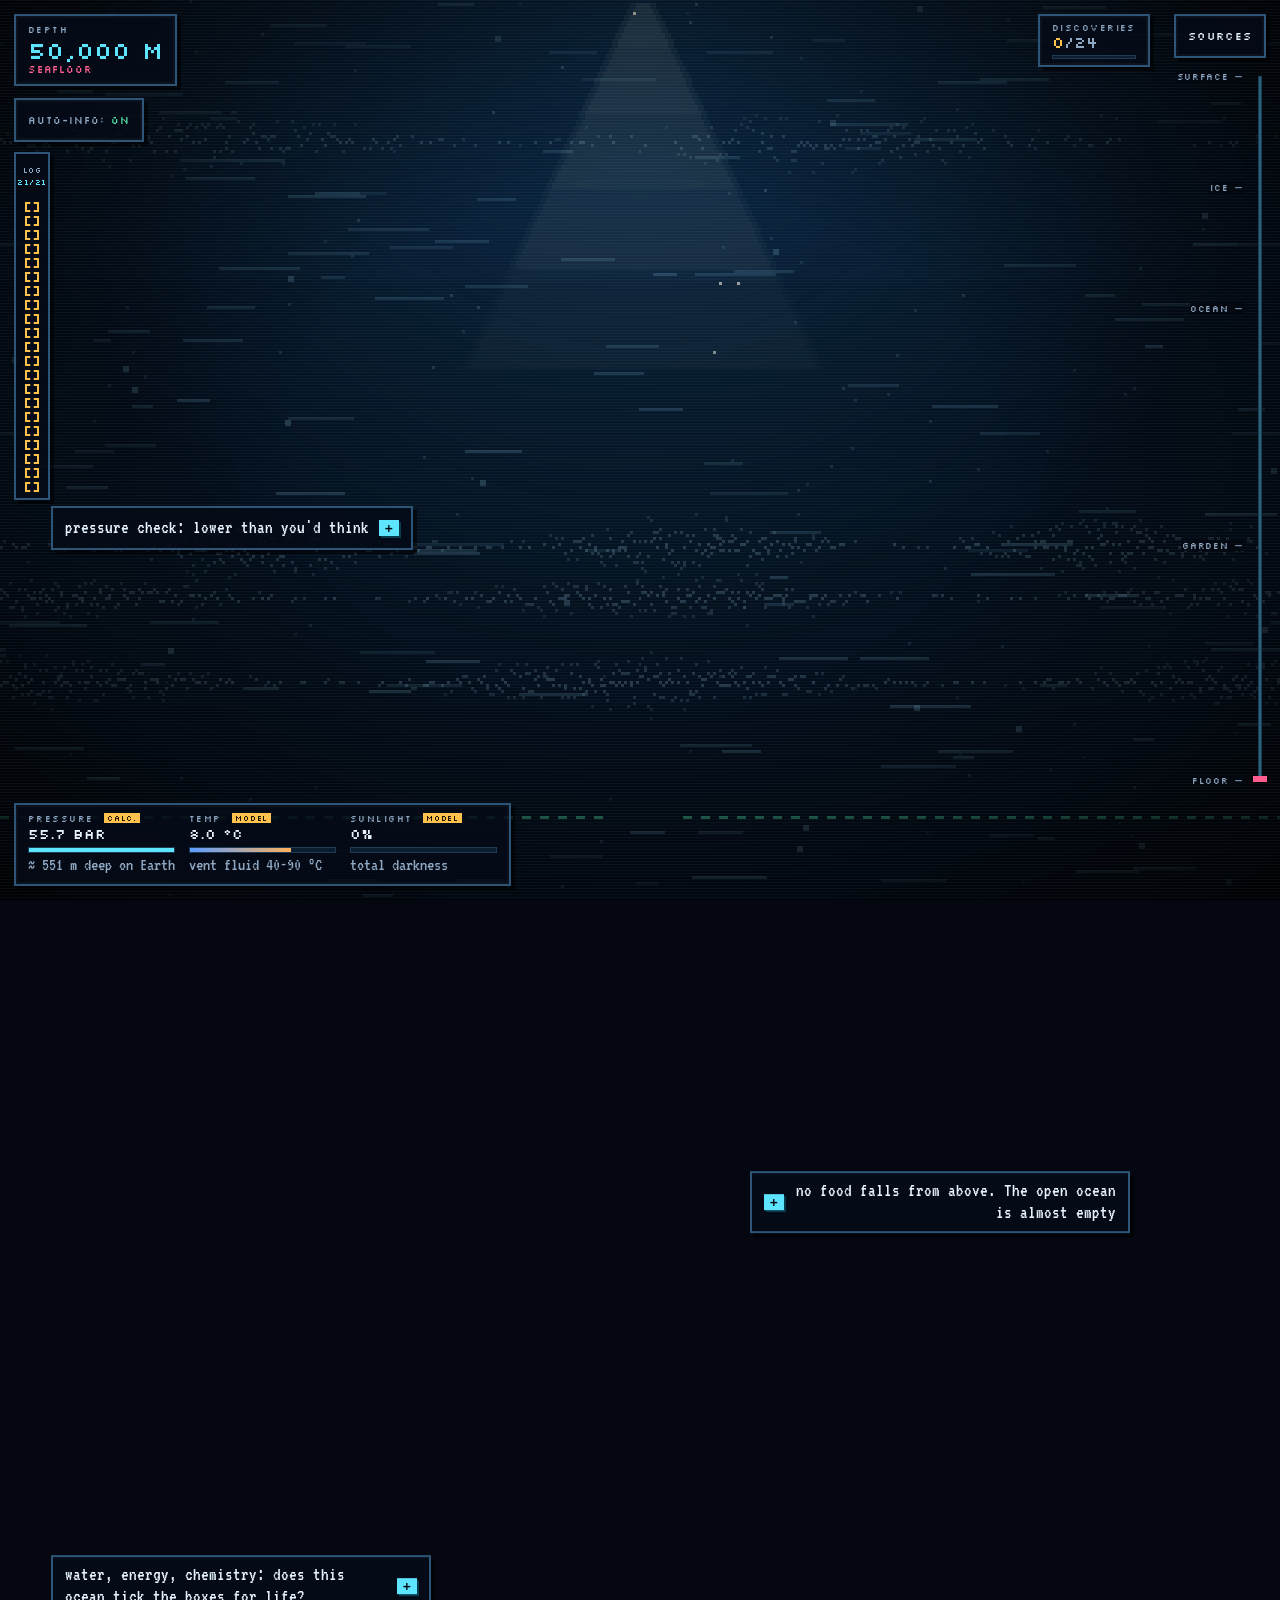
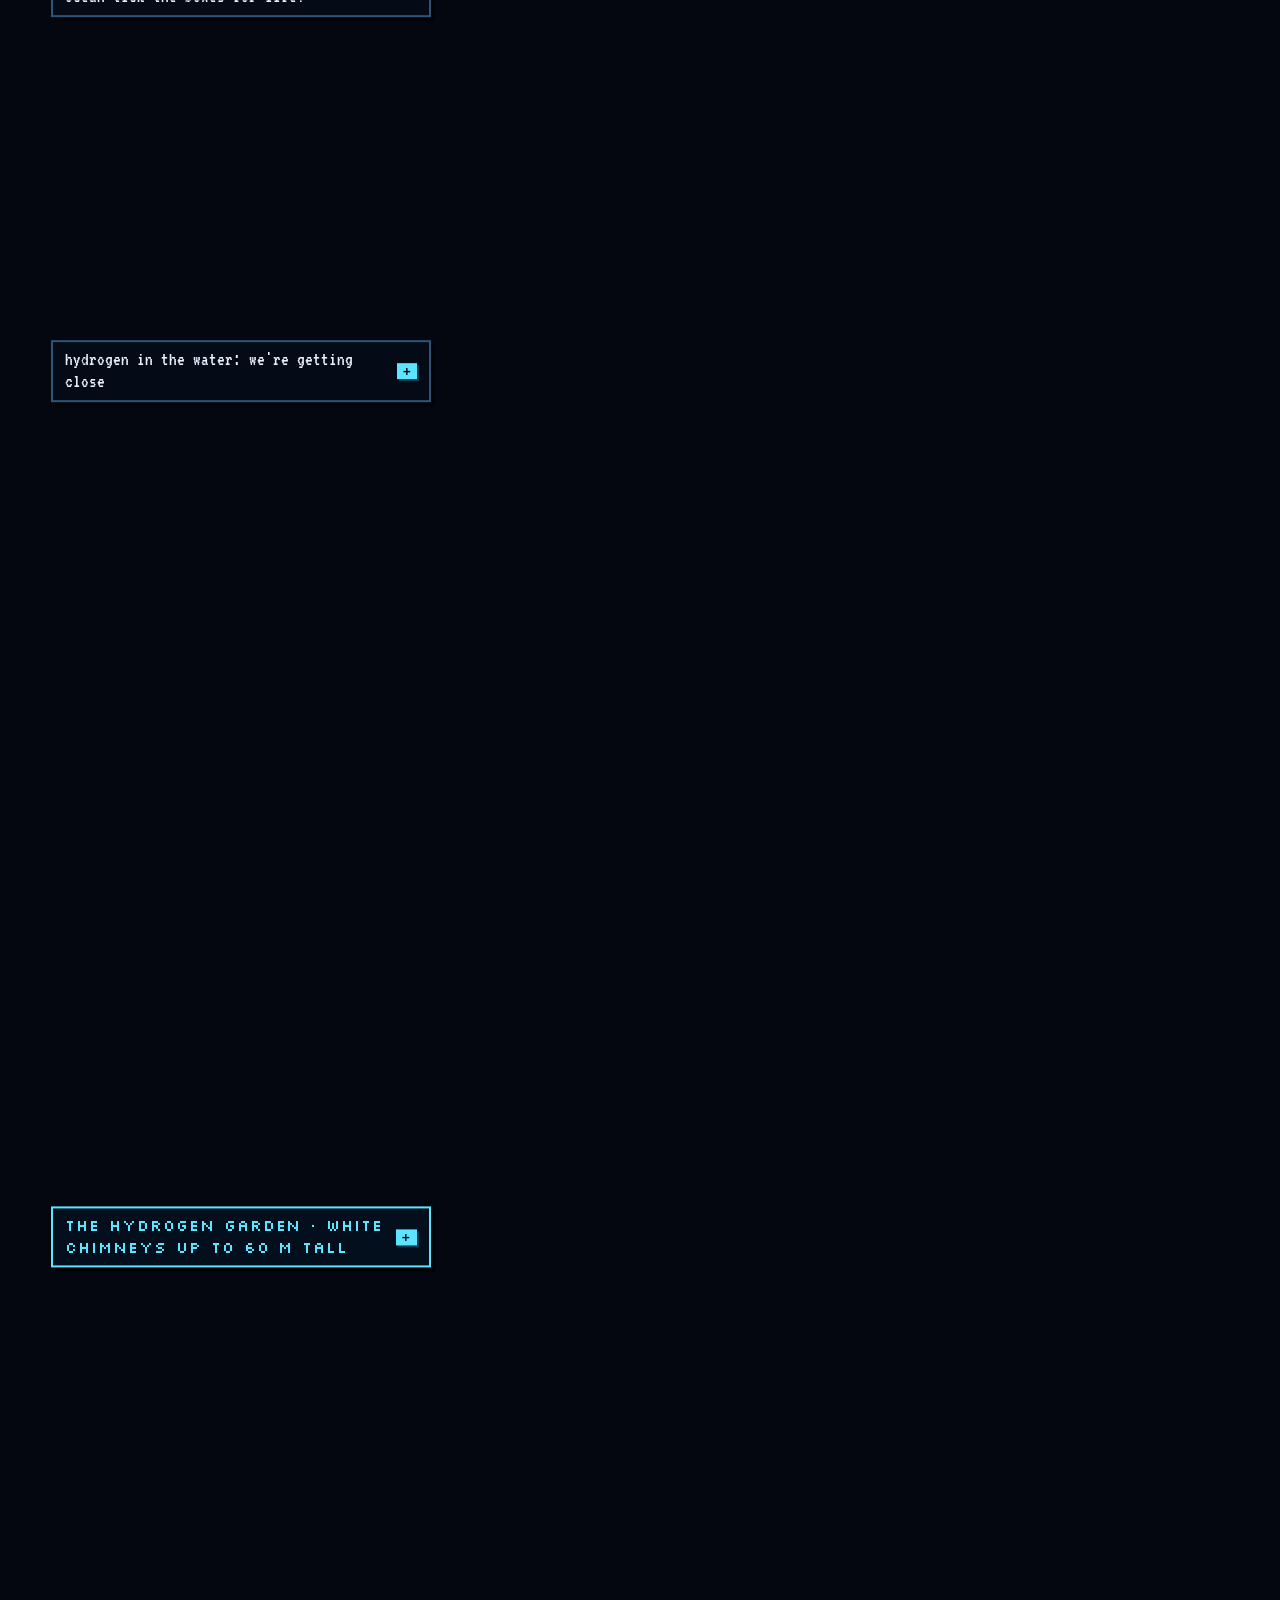
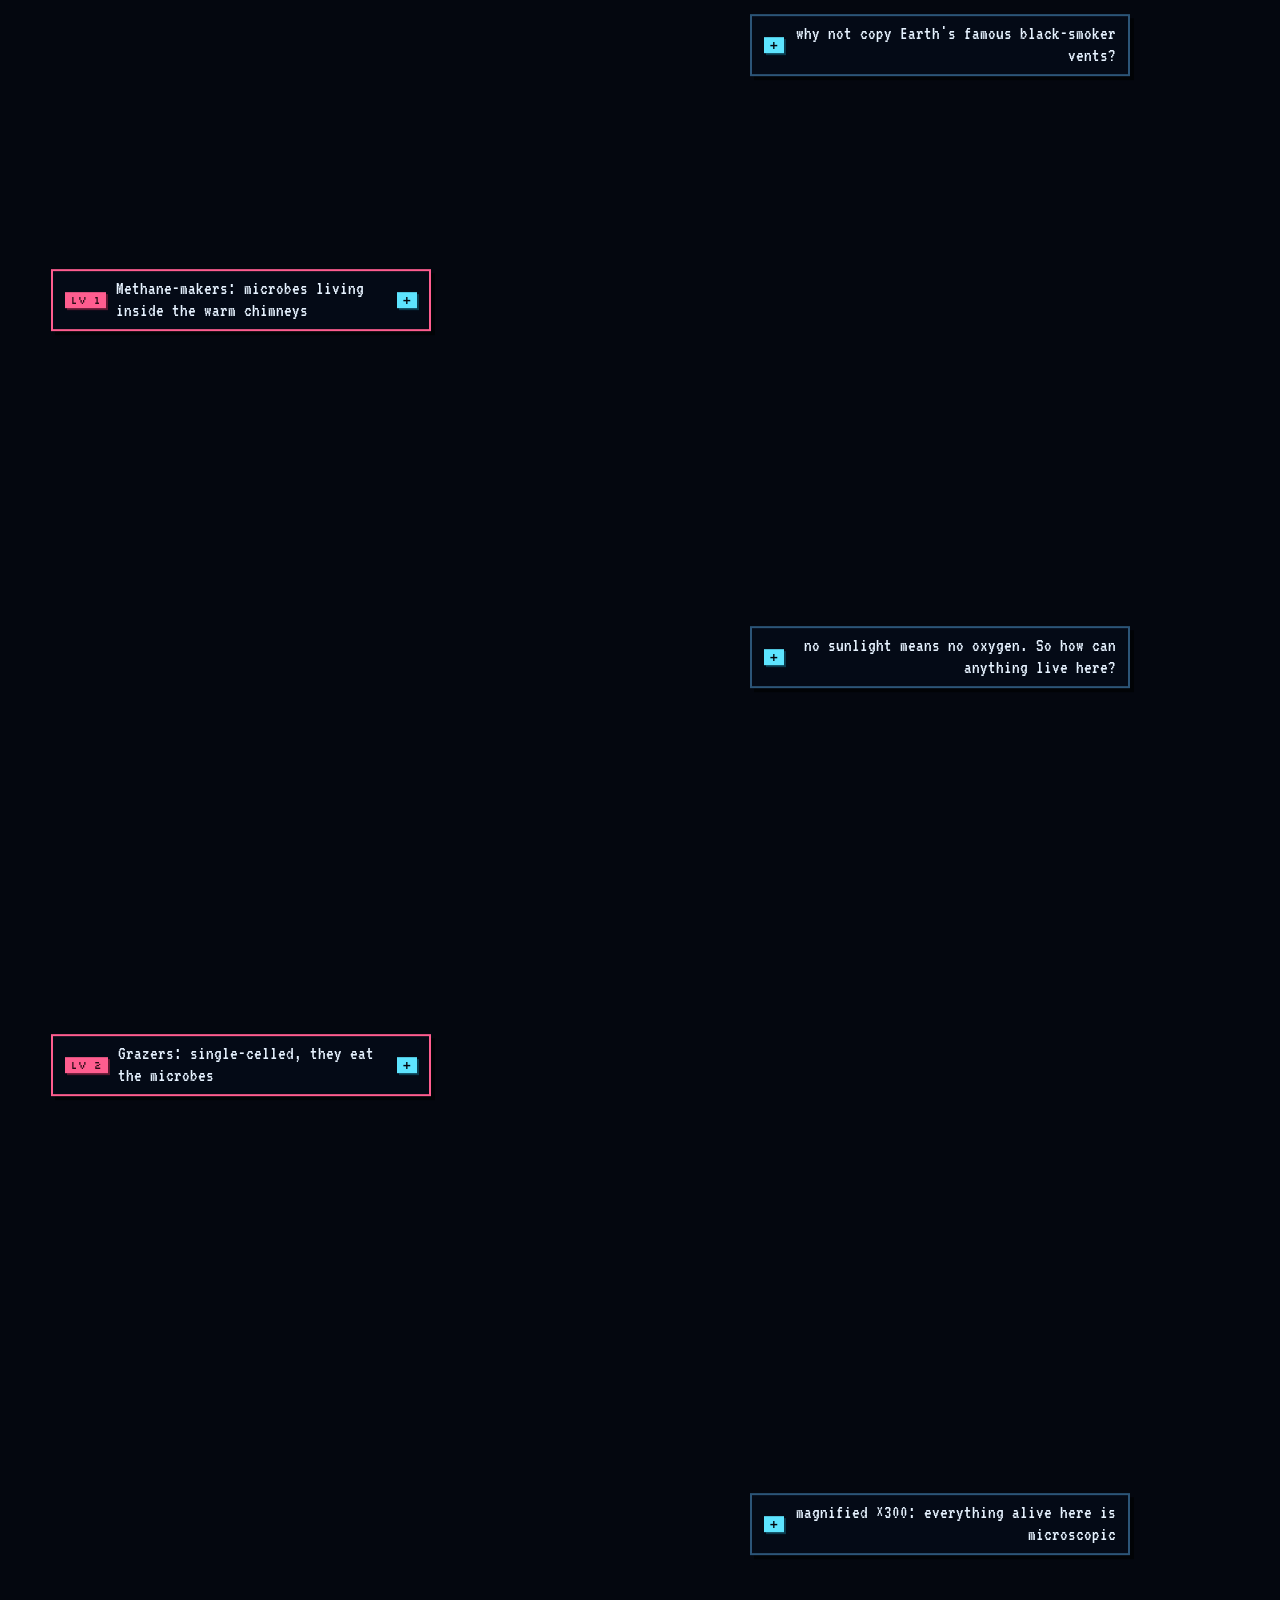
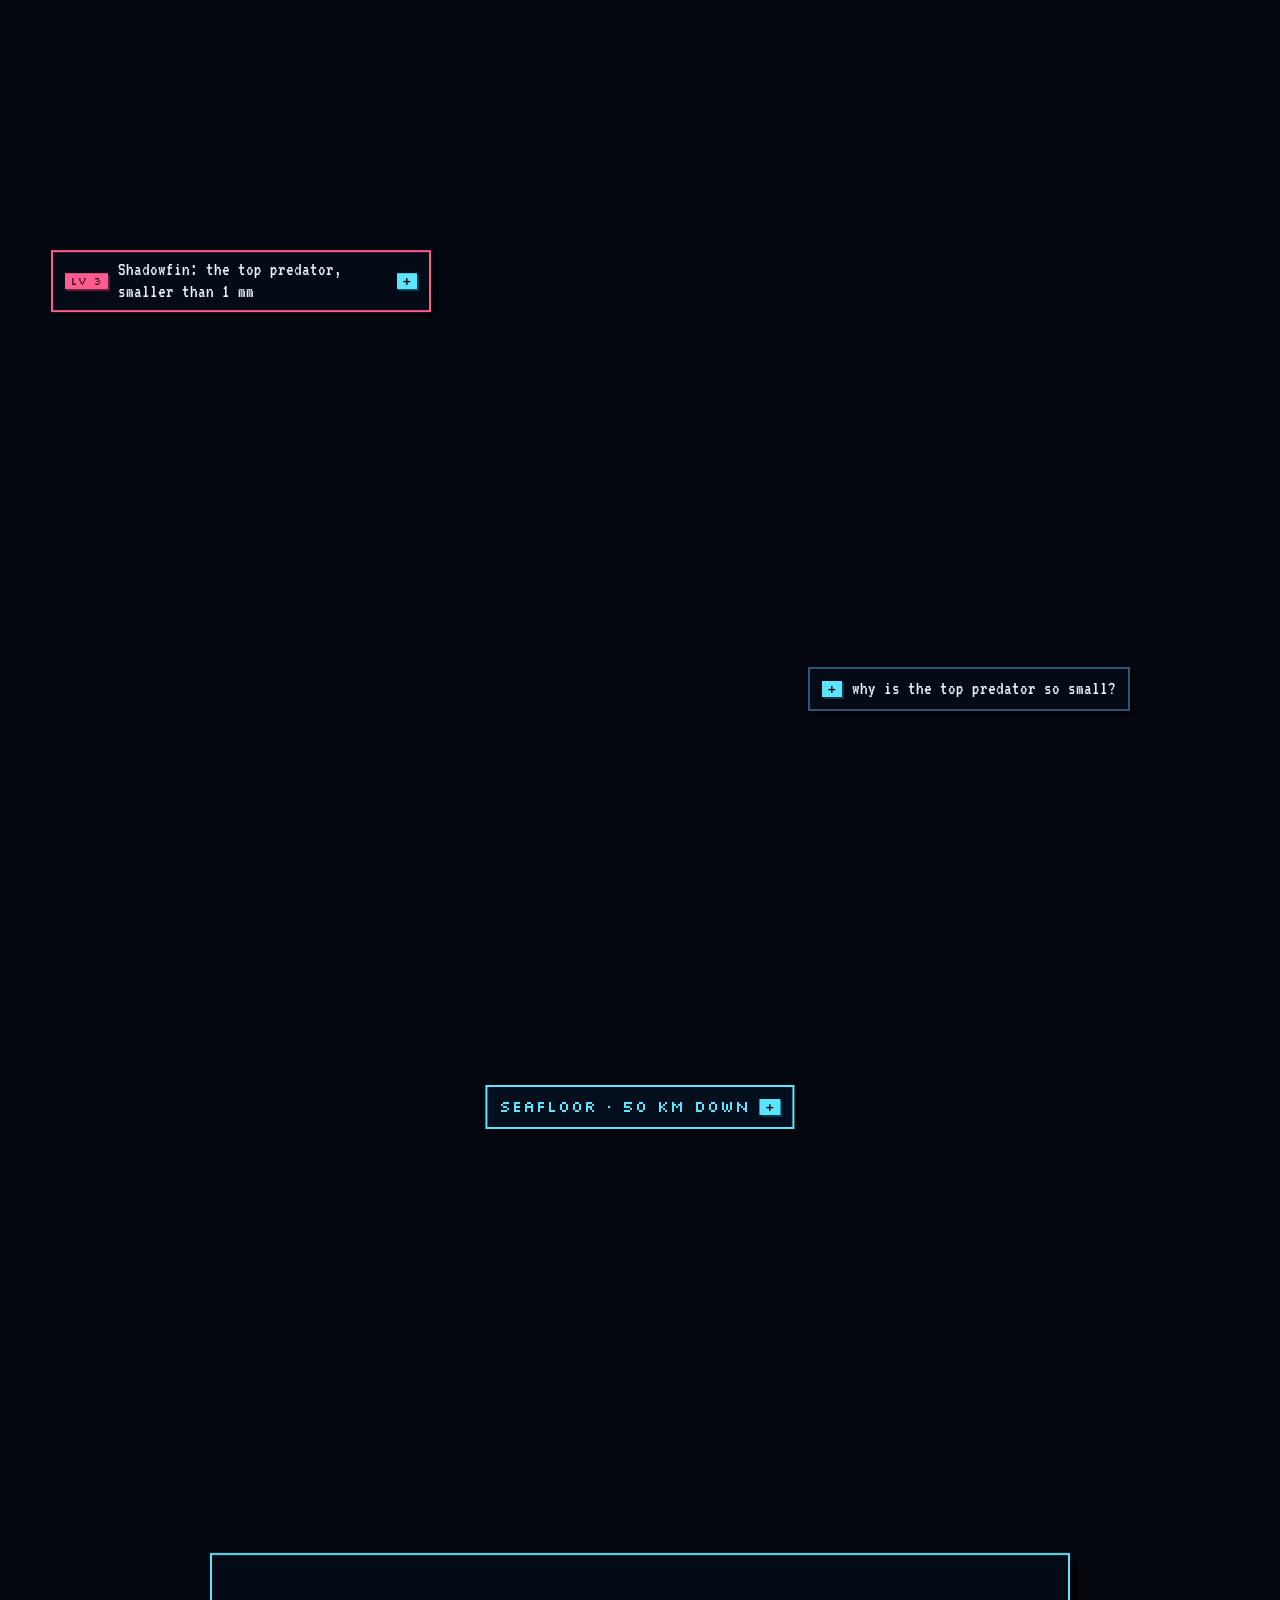
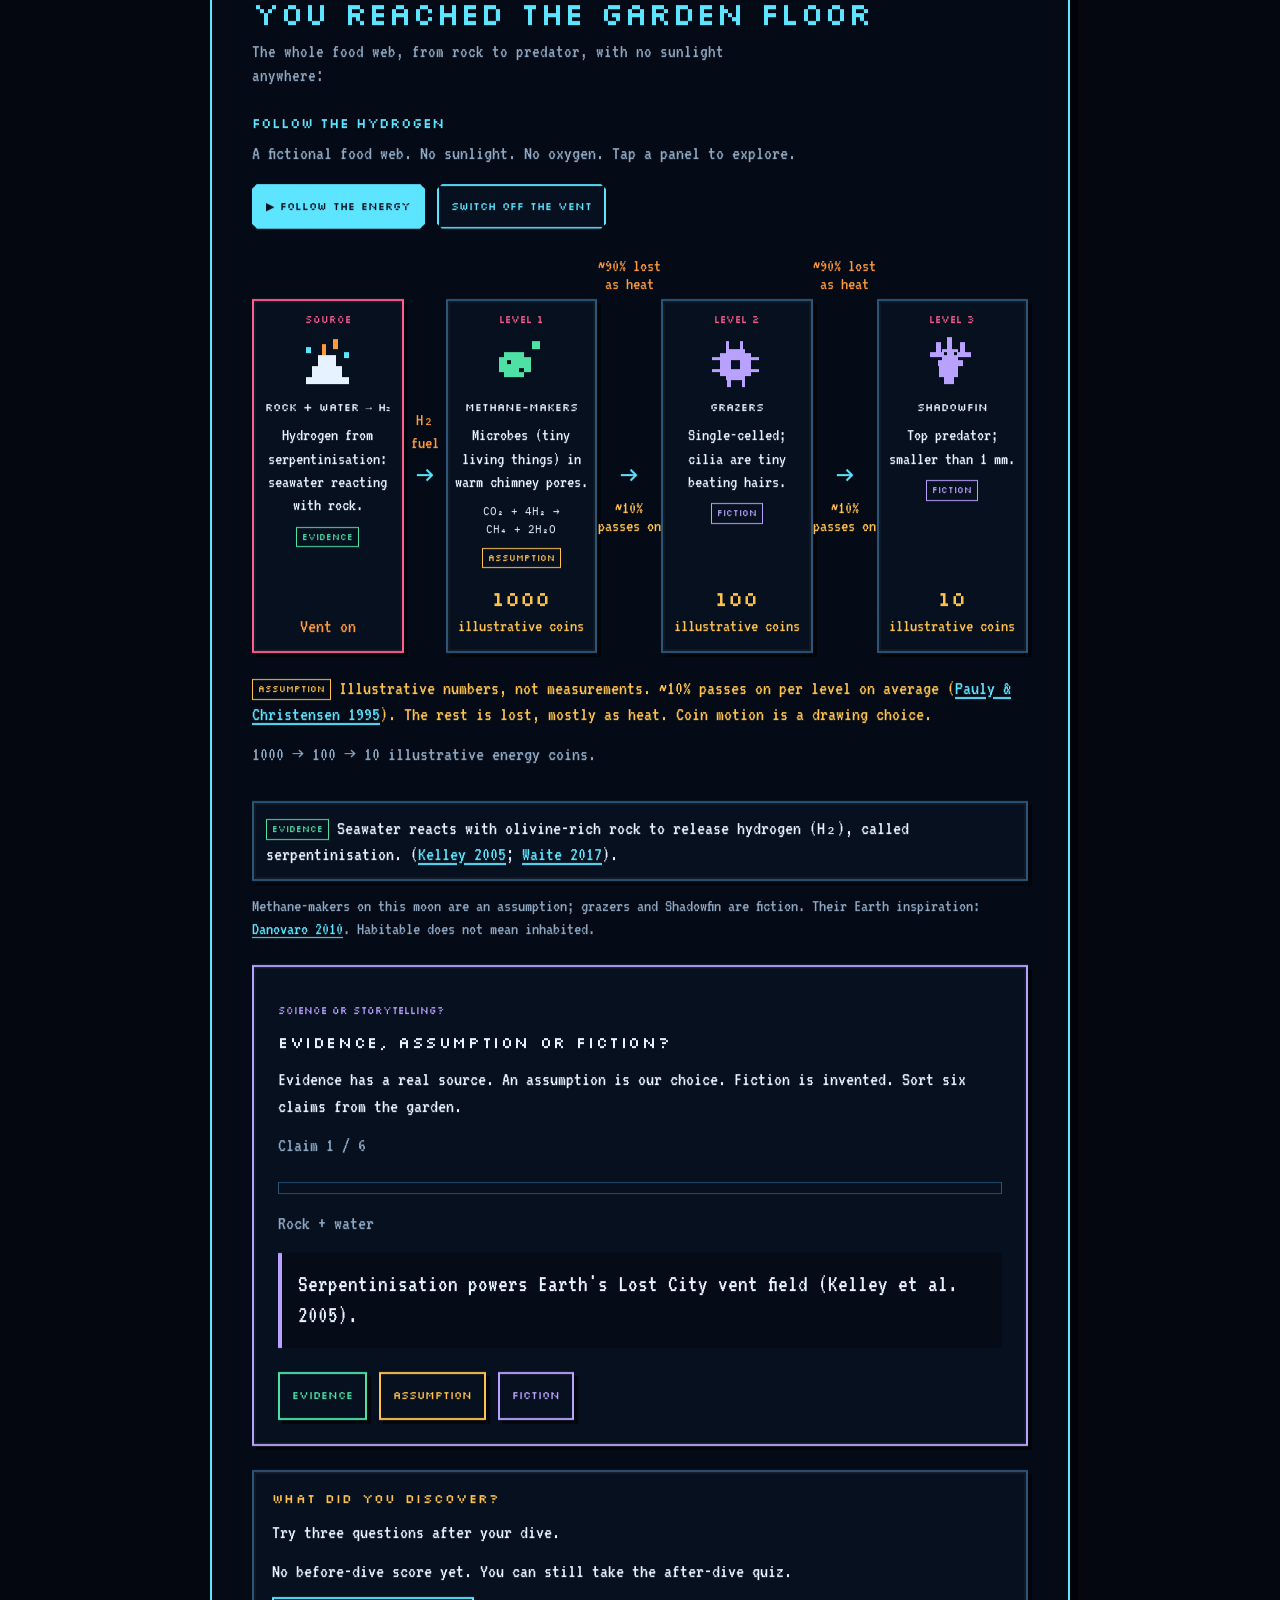
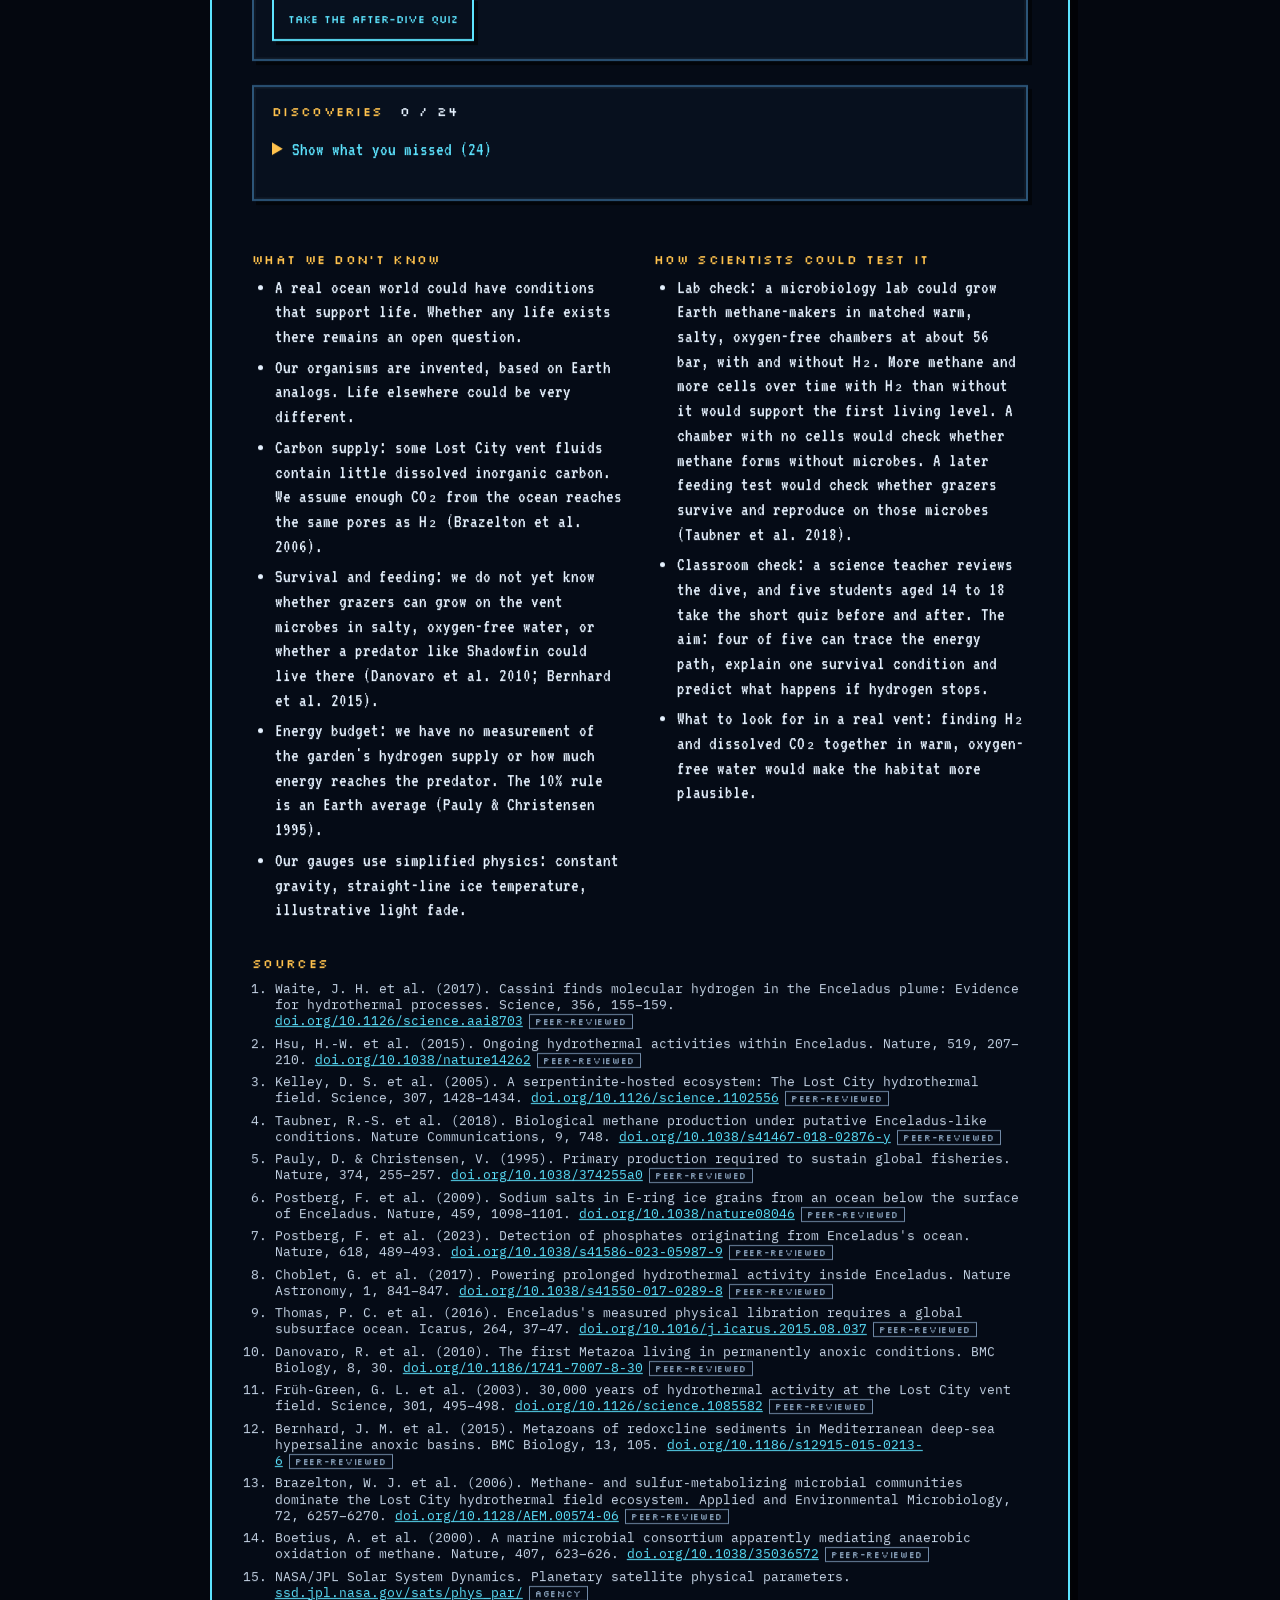
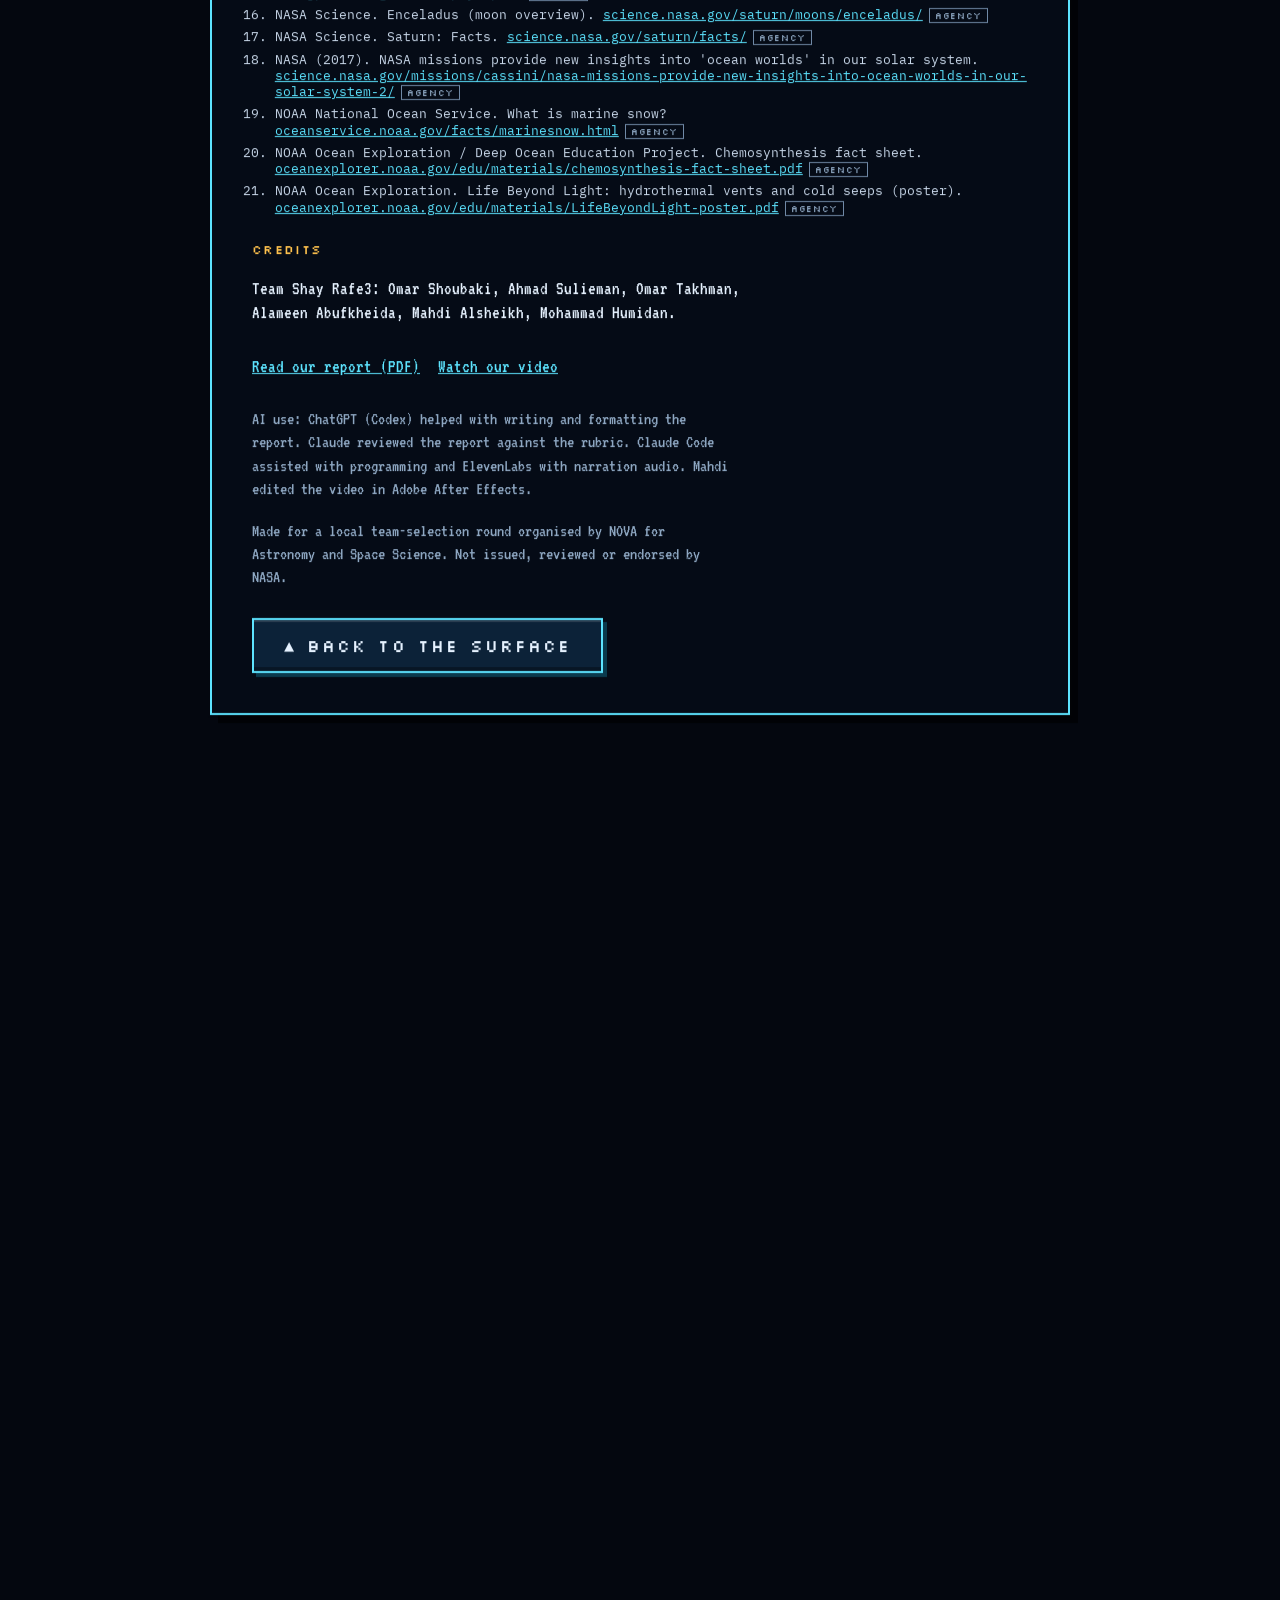
<file: index.html>
<!doctype html>
<html lang="en">
<head>
  <meta charset="utf-8">
  <meta name="viewport" content="width=device-width, initial-scale=1">
  <title>The Hydrogen Garden</title>
  <meta name="description" content="Scroll-driven dive into a fictional ocean moon where a food web runs on hydrogen instead of sunlight. Built from real science.">
  <meta name="theme-color" content="#04070f">
  <link rel="icon" href="favicon.svg" type="image/svg+xml">
  <!-- Link previews (Open Graph / Twitter) -->
  <meta property="og:type" content="website">
  <meta property="og:site_name" content="The Hydrogen Garden">
  <meta property="og:title" content="The Hydrogen Garden: an interactive dive">
  <meta property="og:description" content="Dive 50 km into a fictional ocean moon where life runs without sunlight. Every design choice is tied to real evidence.">
  <meta property="og:url" content="https://omarshobaki-png.github.io/Pyrothalasa/">
  <meta property="og:image" content="https://omarshobaki-png.github.io/Pyrothalasa/docs/og-image.png">
  <meta property="og:image:width" content="1200">
  <meta property="og:image:height" content="630">
  <meta property="og:image:alt" content="Pixel-art probe descending between white vent chimneys in the dark Hydrogen Garden">
  <meta name="twitter:card" content="summary_large_image">
  <meta name="twitter:title" content="The Hydrogen Garden: an interactive dive">
  <meta name="twitter:description" content="Dive 50 km into a fictional ocean moon where life runs without sunlight. Every design choice is tied to real evidence.">
  <meta name="twitter:image" content="https://omarshobaki-png.github.io/Pyrothalasa/docs/og-image.png">
  <link rel="preconnect" href="https://fonts.googleapis.com">
  <link rel="preconnect" href="https://fonts.gstatic.com" crossorigin>
  <link href="https://fonts.googleapis.com/css2?family=IBM+Plex+Mono:wght@400;500;600&family=VT323&family=Silkscreen&display=swap" rel="stylesheet">
  <link rel="stylesheet" href="css/style.css">
  <link rel="stylesheet" href="css/energyflow.css">
  <link rel="stylesheet" href="css/quiz.css">
  <link rel="stylesheet" href="css/taggame.css">
</head>
<body>
  <canvas id="scene" aria-hidden="true"></canvas>
  <div class="scanlines" aria-hidden="true"></div>
  <div class="flash" id="flash" aria-hidden="true"></div>
  <div id="spacer" aria-hidden="true"></div>

  <main id="world">
    <header class="hero" id="hero">
      <p class="hero-kicker">An astrobiology concept · Challenge A</p>
      <h1 class="hero-title" id="heroTitle">The Hydrogen Garden</h1>
      <p class="hero-hook" id="heroHook">No sunlight. No oxygen.<br><span>Could anything live down here?</span></p>
      <p class="hero-sub" id="heroSub"></p>
      <ul class="hero-chips">
        <li>fictional world</li><li>real science</li><li>50 km dive</li>
      </ul>
      <button class="btn-pixel" id="beginBtn" type="button">▼ To the garden ▼</button>
      <!-- Quiz entry (owned by js/quiz.js); hidden until the quiz script shows it -->
      <button class="btn-link" id="quizPreBtn" type="button" hidden>Take the 30-second quiz first</button>
      <p class="hero-note">Tap any label marked <span class="plus">+</span> to see the science</p>
      <p class="hero-disclaimer">A fictional world built from real science, modelled on Saturn's moon Enceladus and Earth's Lost City vents.
        It is not a claim that life exists anywhere beyond Earth.</p>
      <button class="scroll-cue" id="scrollCue" type="button" aria-label="Scroll to dive">
        <span class="scroll-cue-txt">Scroll to dive</span>
        <span class="scroll-cue-arrows" aria-hidden="true"><i></i><i></i><i></i></span>
      </button>
    </header>

    <div id="markers"></div>

    <section class="end" id="end" aria-labelledby="endTitle">
      <div class="end-panel">
        <h2 id="endTitle" class="end-title">You reached the garden floor</h2>
        <p class="end-lead">The whole food web, from rock to predator, with no sunlight anywhere:</p>
        <!-- Energy-flow widget mount (owned by js/energyflow.js + css/energyflow.css).
             The list below is the no-JS fallback; the widget replaces it. -->
        <div id="energyFlow">
          <ol class="flow">
            <li><span class="flow-k">Source</span>Rock + water → H₂</li>
            <li><span class="flow-k">Level 1</span>Methane-makers</li>
            <li><span class="flow-k">Level 2</span>Grazers</li>
            <li><span class="flow-k">Level 3</span>Shadowfin</li>
          </ol>
        </div>

        <!-- Tag-game mount (owned by js/taggame.js + css/taggame.css) -->
        <div id="tagGame"></div>

        <!-- Quiz mount (owned by js/quiz.js + css/quiz.css) -->
        <div id="quizEnd"></div>

        <section class="discoveries px-panel" id="discoveries" aria-labelledby="discTitle">
          <h3 id="discTitle">Discoveries <span class="disc-n" id="discN">0 / 0</span></h3>
          <details class="missed" id="missedBox">
            <summary class="disc-head" id="missedHead"></summary>
            <div class="missed-list" id="missedList"></div>
          </details>
        </section>

        <div class="end-cols">
          <div>
            <h3>What we don't know</h3>
            <ul id="limitsList"></ul>
          </div>
          <div>
            <h3>How scientists could test it</h3>
            <ul id="testsList"></ul>
          </div>
        </div>

        <h3>Sources</h3>
        <ol class="sources" id="sourcesList"></ol>

        <h3>Credits</h3>
        <p id="credits"></p>
        <p class="end-links"><a id="reportLink" href="#" target="_blank" rel="noopener">Read our report (PDF)</a> <a id="videoLink" href="#" target="_blank" rel="noopener">Watch our video</a></p>
        <p class="small" id="aiUse"></p>
        <p class="small">Made for a local team-selection round organised by NOVA for Astronomy and Space Science. Not issued, reviewed or endorsed by NASA.</p>

        <button class="btn-pixel" id="topBtn" type="button">▲ Back to the surface</button>
      </div>
    </section>
  </main>

  <!-- Heads-up display -->
  <div id="hud" class="is-hidden">
    <div class="hud-box hud-depth">
      <span class="hud-label">Depth</span>
      <span class="hud-value" id="depthVal">0 m</span>
      <span class="hud-zone" id="zoneVal">Surface</span>
    </div>

    <a class="hud-box hud-link" href="#end" id="sourcesLink">Sources</a>
    <div class="toast" id="toast" role="status" aria-live="polite" hidden>
      <span class="toast-k">Checkpoint</span>
      <span class="toast-main"></span>
      <span class="toast-sub"></span>
    </div>
    <button class="hud-box hud-found" id="foundBox" type="button" aria-controls="missionLog" aria-expanded="false" title="Discoveries: science cards opened and creatures seen under the microscope. Opens the mission log.">
      <span class="hud-label">Discoveries</span>
      <span class="found-val"><b id="foundN">0</b>/<span id="foundTotal">0</span></span>
      <span class="found-bar" aria-hidden="true"><i id="foundBar"></i></span>
    </button>
    <button class="hud-box hud-auto" id="autoBtn" type="button" aria-pressed="true">Auto-info: <b>on</b></button>

    <!-- Probe scan: zone banner, callout + leader line, mission log (js/app.js) -->
    <div class="zone-banner" id="zoneBanner" aria-hidden="true" hidden>
      <span class="zb-k" id="zbK"></span>
      <span class="zb-title" id="zbTitle"></span>
      <span class="zb-sub" id="zbSub"></span>
    </div>
    <div class="scan-leader" id="scanLeader" aria-hidden="true" hidden></div>
    <section class="scan" id="scanCallout" aria-labelledby="scanTitle" hidden>
      <div class="scan-head">
        <span class="scan-k" id="scanKicker">Probe scan</span>
        <button class="scan-x" id="scanX" type="button" aria-label="Close scan">✕</button>
      </div>
      <h3 class="scan-title" id="scanTitle"></h3>
      <div class="card-tags" id="scanTags"></div>
      <p class="scan-text"><span class="scan-full" id="scanFull" aria-hidden="true"></span><span class="scan-typed" id="scanTyped" aria-hidden="true"></span><span class="sr-only" id="scanSr"></span></p>
      <div class="scan-btns">
        <button class="btn-pixel btn-small" id="scanScope" type="button" hidden><span aria-hidden="true">🔬</span><span class="lbl"> Look under the microscope</span></button>
        <button class="btn-pixel btn-small" id="scanMore" type="button"><span class="lbl">Read more </span>+</button>
      </div>
    </section>
    <nav class="mlog" id="missionLog" aria-label="Mission log">
      <div class="mlog-head">
        <button class="mlog-toggle" id="logToggle" type="button" aria-expanded="false" aria-controls="logList" title="Mission log: everything the probe scanned or missed">
          <span class="mlog-name">Log</span> <b id="logN">0</b>
        </button>
        <button class="mlog-x" id="logClose" type="button" aria-label="Close mission log">✕</button>
      </div>
      <p class="mlog-note" id="logNote">Scanned features. Open one to read its card.</p>
      <ol class="mlog-list" id="logList"></ol>
    </nav>

    <div class="hud-box hud-gauges" aria-live="off">
      <div class="gauge">
        <span class="hud-label">Pressure <abbr class="model-tag" title="Calculated: density × gravity × depth, with simplified physics. Assumption: our gauges use simplified physics (constant gravity, straight-line ice temperature, illustrative light fade). Not measurements.">calc.</abbr></span>
        <span class="gauge-val" id="presVal">0 bar</span>
        <span class="gauge-bar"><i id="presBar"></i></span>
        <span class="gauge-sub" id="presSub">no air</span>
      </div>
      <div class="gauge">
        <span class="hud-label">Temp <abbr class="model-tag" title="Assumption: our gauges use simplified physics (constant gravity, straight-line ice temperature, illustrative light fade). Not measurements.">model</abbr></span>
        <span class="gauge-val" id="tempVal">−201 °C</span>
        <span class="gauge-bar"><i id="tempBar"></i></span>
        <span class="gauge-sub" id="tempSub">surface</span>
      </div>
      <div class="gauge">
        <span class="hud-label">Sunlight <abbr class="model-tag" title="Assumption: our gauges use simplified physics (constant gravity, straight-line ice temperature, illustrative light fade). Not measurements.">model</abbr></span>
        <span class="gauge-val" id="lightVal">1.1%</span>
        <span class="gauge-bar"><i id="lightBar"></i></span>
        <span class="gauge-sub" id="lightSub">of Earth's</span>
      </div>
    </div>

    <nav class="ruler" aria-label="Jump to depth">
      <div class="ruler-track"><i id="rulerFill"></i><b id="rulerDot"></b></div>
      <div id="rulerTicks"></div>
    </nav>
  </div>

  <!-- Science card -->
  <aside id="card" class="card" role="dialog" aria-modal="false" aria-labelledby="cardTitle" hidden>
    <div class="card-head">
      <div class="card-tags" id="cardTags"></div>
      <button class="card-close" id="cardClose" type="button" aria-label="Close">✕</button>
    </div>
    <h2 class="card-title" id="cardTitle"></h2>
    <div class="card-body" id="cardBody"></div>
  </aside>

  <!-- Microscope view (js/microscope.js) -->
  <div id="scope" class="scope" role="dialog" aria-modal="true" aria-labelledby="scopeName" hidden>
    <div class="scope-box px-panel">
      <div class="scope-head">
        <span class="scope-kicker">🔬 Microscope · <span id="scopeLevel"></span></span>
        <button class="card-close" id="scopeClose" type="button" aria-label="Close microscope">✕</button>
      </div>
      <div class="scope-grid">
        <div class="scope-lens-wrap">
          <div class="scope-lens"><canvas id="scopeCanvas" aria-hidden="true"></canvas></div>
          <p class="scope-scale" id="scopeScale"></p>
        </div>
        <div class="scope-info">
          <h2 class="scope-name" id="scopeName"></h2>
          <div class="card-tags" id="scopeTags"></div>
          <ul class="scope-lines" id="scopeLines"></ul>
          <p class="scope-eq" id="scopeEq" hidden></p>
          <ul class="scope-legend" id="scopeLegend"></ul>
          <div class="cycle" id="scopeCycle" hidden></div>
          <button class="btn-pixel btn-small" id="scopeCard" type="button">Read the science +</button>
        </div>
      </div>
    </div>
  </div>

  <!-- one polite announcement per probe scan / zone (outside #hud, which is inert at the hero) -->
  <div class="sr-only" id="scanLive" aria-live="polite" aria-atomic="true"></div>

  <script src="js/content.js"></script>
  <script src="js/energyflow.js"></script>
  <script src="js/taggame.js"></script>
  <script src="js/sprites.js"></script>
  <script src="js/world.js"></script>
  <script src="js/microscope.js"></script>
  <script src="js/quiz.js"></script>
  <script src="js/app.js"></script>
</body>
</html>
</file>
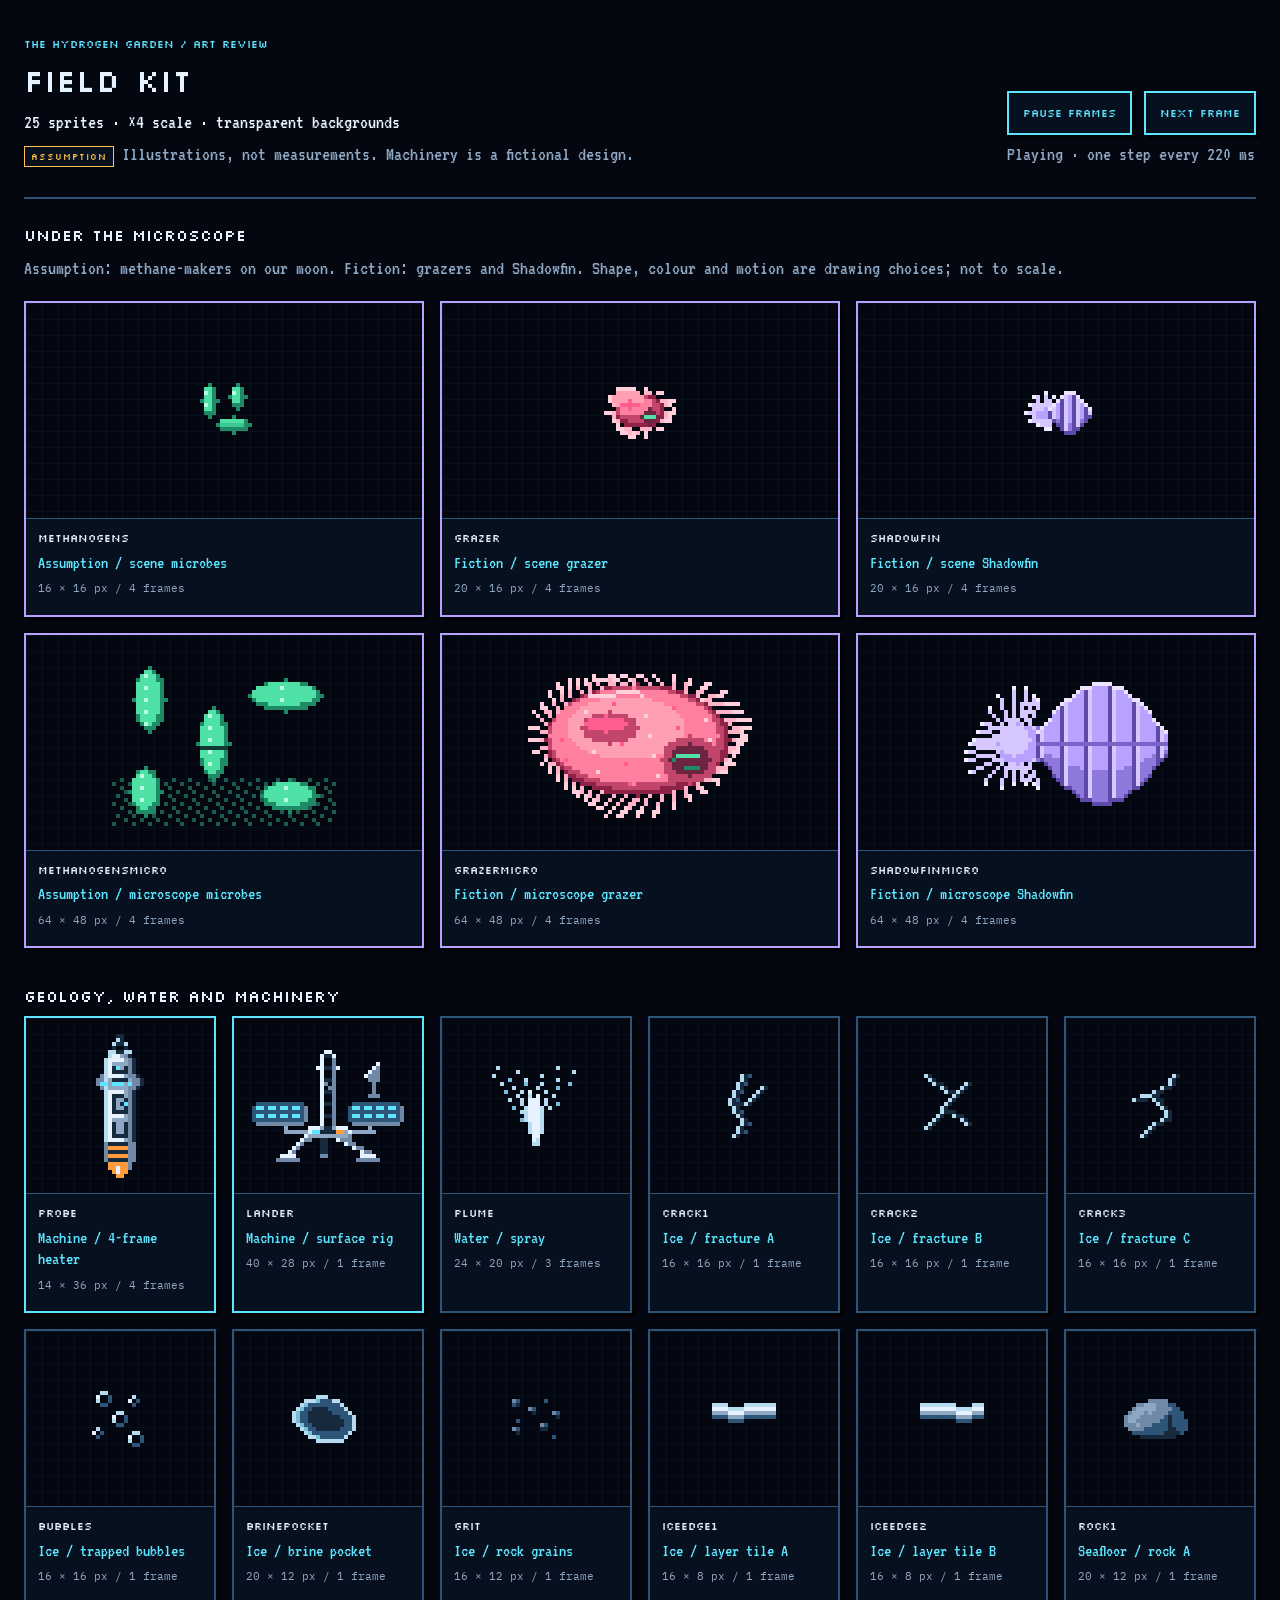
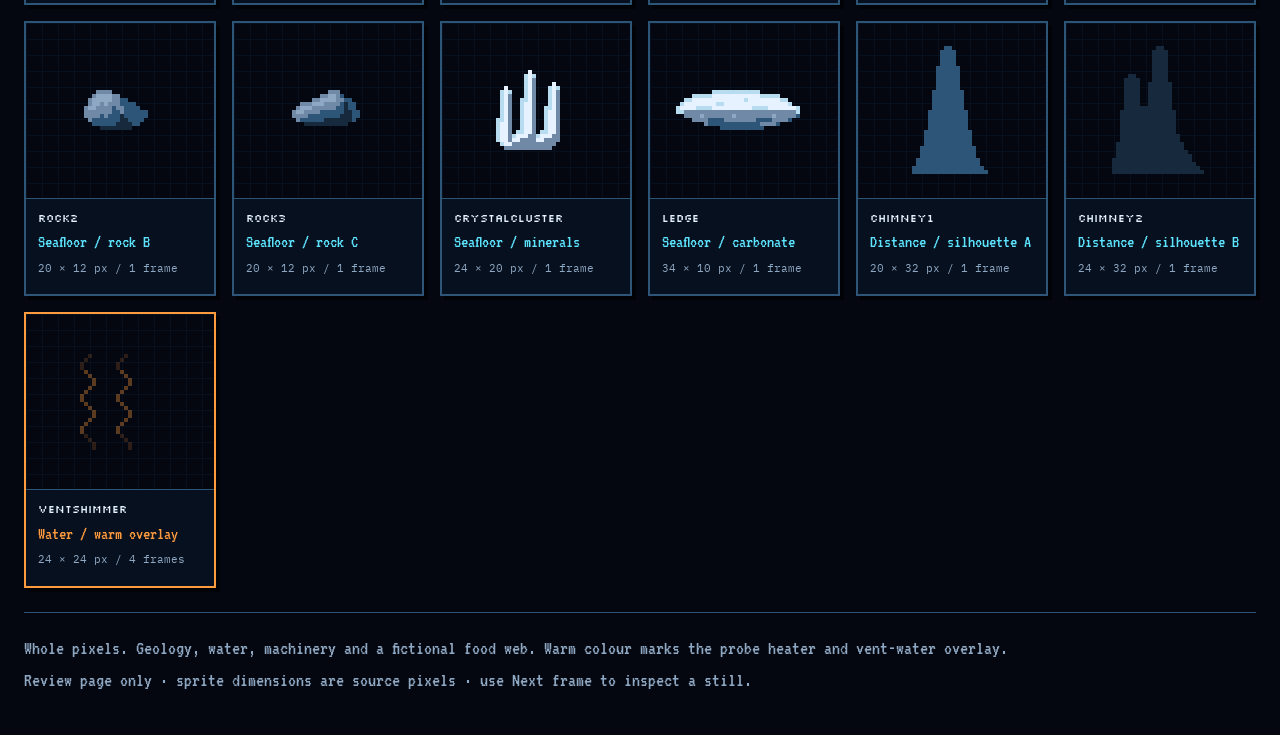
<file: docs/sprite-preview.html>
<!doctype html>
<html lang="en">
<head>
  <meta charset="utf-8">
  <meta name="viewport" content="width=device-width, initial-scale=1">
  <title>Field kit · Hydrogen Garden sprite review</title>
  <link rel="icon" href="data:,">
  <link rel="preconnect" href="https://fonts.googleapis.com">
  <link rel="preconnect" href="https://fonts.gstatic.com" crossorigin>
  <link href="https://fonts.googleapis.com/css2?family=IBM+Plex+Mono:wght@400;500&family=VT323&family=Silkscreen&display=swap" rel="stylesheet">
  <link rel="stylesheet" href="../css/style.css">
  <style>
    #spritePreview { max-width: 1280px; margin: 0 auto; padding: 36px 24px; color: var(--ink); }
    #spritePreview * { box-sizing: border-box; }
    #spritePreview header { display: flex; justify-content: space-between; gap: 24px; align-items: flex-end; border-bottom: 2px solid var(--line); padding-bottom: 24px; margin-bottom: 24px; }
    #spritePreview .kicker { color: var(--accent); font: 11px/1.5 var(--px); text-transform: uppercase; margin: 0 0 8px; }
    #spritePreview h1 { font: 32px/1.2 var(--px); text-transform: uppercase; margin: 0 0 10px; }
    #spritePreview p { font: 20px/1.3 var(--body); margin: 6px 0; }
    #spritePreview .note { color: var(--muted); }
    #spritePreview .chip { display: inline-block; background: var(--panel-solid); color: var(--assume); border: 1px solid var(--assume); font: 9px/1.5 var(--px); padding: 3px 6px; }
    #spritePreview button { min-height: 44px; padding: 10px 14px; color: var(--accent); background: var(--panel-solid); border: 2px solid var(--accent); box-shadow: var(--shadow-px); font: 11px/1.4 var(--px); cursor: pointer; white-space: nowrap; }
    #spritePreview button:focus-visible { outline: 3px solid var(--assume); outline-offset: 4px; }
    #spritePreview .controls { display: flex; flex-wrap: wrap; gap: 12px; }
    #spritePreview .gallery { display: grid; grid-template-columns: repeat(auto-fit, minmax(190px, 1fr)); gap: 16px; }
    #spritePreview article { min-width: 0; background: var(--panel-solid); border: 2px solid var(--line); box-shadow: var(--shadow-px); }
    #spritePreview article.machine { border-color: var(--accent); }
    #spritePreview article.warm { border-color: var(--vent); }
    #spritePreview .board { height: 176px; display: grid; place-items: center; overflow: hidden; border-bottom: 1px solid var(--line); background-color: var(--bg); background-image: linear-gradient(var(--panel-solid) 1px, transparent 1px), linear-gradient(90deg, var(--panel-solid) 1px, transparent 1px); background-size: 16px 16px; }
    #spritePreview canvas { image-rendering: pixelated; image-rendering: crisp-edges; display: block; }
    #spritePreview .caption { padding: 12px; }
    #spritePreview h2 { font: 11px/1.4 var(--px); color: var(--ink); margin: 0 0 6px; overflow-wrap: anywhere; }
    #spritePreview .meta { font: 11px/1.5 var(--mono); color: var(--muted); }
    #spritePreview .group { font: 18px/1.2 var(--body); color: var(--accent); }
    #spritePreview .warm .group { color: var(--vent); }
    #spritePreview .creature-gallery { display: grid; grid-template-columns: repeat(3, minmax(0, 1fr)); gap: 16px; margin: 20px 0 36px; }
    #spritePreview .creature-gallery .board { height: 216px; }
    #spritePreview .creature-gallery article { border-color: var(--fiction); }
    #spritePreview .section-title { font: 16px/1.5 var(--px); margin: 24px 0 8px; }
    #spritePreview footer { margin-top: 24px; border-top: 1px solid var(--line); padding-top: 16px; }
    #spritePreview #playState { color: var(--muted); }
    @media (max-width: 1000px) {
      #spritePreview .creature-gallery { grid-template-columns: repeat(2, minmax(0, 1fr)); }
    }
    @media (max-width: 700px) {
      #spritePreview .creature-gallery { grid-template-columns: 1fr; }
      #spritePreview { padding: 24px 16px; }
      #spritePreview header { flex-direction: column; align-items: flex-start; }
      #spritePreview h1 { font-size: 24px; }
    }
    @media (prefers-reduced-motion: reduce) {
      #spritePreview *, #spritePreview *::before, #spritePreview *::after { animation: none !important; transition: none !important; }
    }
  </style>
</head>
<body>
  <main id="spritePreview">
    <header>
      <div>
        <p class="kicker">The Hydrogen Garden / art review</p>
        <h1>Field kit</h1>
        <p id="inventory">Pixel sprites · ×4 scale · transparent backgrounds</p>
        <p class="note"><span class="chip">Assumption</span> Illustrations, not measurements. Machinery is a fictional design.</p>
      </div>
      <div>
        <div class="controls">
          <button type="button" id="pause" aria-pressed="false">Pause frames</button>
          <button type="button" id="step">Next frame</button>
        </div>
        <p id="playState" role="status">Playing · one step every 220 ms</p>
      </div>
    </header>
    <h2 class="section-title">Under the microscope</h2>
    <p class="note">Assumption: methane-makers on our moon. Fiction: grazers and Shadowfin. Shape, colour and motion are drawing choices; not to scale.</p>
    <div class="creature-gallery" id="creatures"></div>
    <h2 class="section-title">Geology, water and machinery</h2>
    <div class="gallery" id="gallery"></div>
    <footer>
      <p class="note">Whole pixels. Geology, water, machinery and a fictional food web. Warm colour marks the probe heater and vent-water overlay.</p>
      <p class="note">Review page only · sprite dimensions are source pixels · use Next frame to inspect a still.</p>
    </footer>
  </main>
  <script src="../js/sprites.js"></script>
  <script>
    (function () {
      'use strict';
      const reduced = matchMedia('(prefers-reduced-motion: reduce)');
      const groups = {
        probe: 'Machine / 4-frame heater', lander: 'Machine / surface rig', plume: 'Water / spray',
        crack1: 'Ice / fracture A', crack2: 'Ice / fracture B', crack3: 'Ice / fracture C',
        bubbles: 'Ice / trapped bubbles', brinePocket: 'Ice / brine pocket', grit: 'Ice / rock grains',
        iceEdge1: 'Ice / layer tile A', iceEdge2: 'Ice / layer tile B', rock1: 'Seafloor / rock A',
        rock2: 'Seafloor / rock B', rock3: 'Seafloor / rock C', crystalCluster: 'Seafloor / minerals',
        ledge: 'Seafloor / carbonate', chimney1: 'Distance / silhouette A', chimney2: 'Distance / silhouette B',
        ventShimmer: 'Water / warm overlay',
        methanogens: 'Assumption / scene microbes', grazer: 'Fiction / scene grazer', shadowfin: 'Fiction / scene Shadowfin',
        methanogensMicro: 'Assumption / microscope microbes', grazerMicro: 'Fiction / microscope grazer', shadowfinMicro: 'Fiction / microscope Shadowfin'
      };
      const gallery = document.getElementById('gallery');
      const creatures = document.getElementById('creatures');
      const creatureNames = ['methanogens', 'grazer', 'shadowfin', 'methanogensMicro', 'grazerMicro', 'shadowfinMicro'];
      const pause = document.getElementById('pause');
      const state = document.getElementById('playState');
      let frame = 0, timer = 0, paused = reduced.matches;
      const tiles = Sprites.list.map(function (name) {
        const size = Sprites.size(name);
        const card = document.createElement('article');
        if (name === 'probe' || name === 'lander') card.className = 'machine';
        if (name === 'ventShimmer') card.className = 'warm';
        const board = document.createElement('div'); board.className = 'board';
        const canvas = document.createElement('canvas');
        canvas.width = size.w * 4; canvas.height = size.h * 4;
        canvas.setAttribute('role', 'img'); canvas.setAttribute('aria-label', groups[name]);
        board.appendChild(canvas);
        const caption = document.createElement('div'); caption.className = 'caption';
        const heading = document.createElement('h2'); heading.textContent = name;
        const group = document.createElement('p'); group.className = 'group'; group.textContent = groups[name];
        const meta = document.createElement('p'); meta.className = 'meta';
        meta.textContent = size.w + ' × ' + size.h + ' px / ' + size.frames + (size.frames === 1 ? ' frame' : ' frames');
        caption.append(heading, group, meta); card.append(board, caption); (creatureNames.includes(name) ? creatures : gallery).appendChild(card);
        return { name: name, canvas: canvas, ctx: canvas.getContext('2d') };
      });
      document.getElementById('inventory').textContent = Sprites.list.length + ' sprites · ×4 scale · transparent backgrounds';
      function draw() {
        tiles.forEach(function (tile) {
          tile.ctx.clearRect(0, 0, tile.canvas.width, tile.canvas.height);
          Sprites.draw(tile.ctx, tile.name, frame, 0, 0, 4, false);
        });
      }
      function schedule() {
        clearInterval(timer);
        const stopped = paused || reduced.matches;
        pause.setAttribute('aria-pressed', String(stopped));
        pause.textContent = reduced.matches ? 'Reduced motion' : stopped ? 'Play frames' : 'Pause frames';
        pause.disabled = reduced.matches;
        state.textContent = reduced.matches ? 'Reduced motion · manual steps only' : stopped ? 'Paused · frame step ' + frame : 'Playing · one step every 220 ms';
        if (!stopped && !document.hidden) timer = setInterval(function () { frame++; draw(); }, 220);
      }
      pause.addEventListener('click', function () { paused = !paused; schedule(); });
      document.getElementById('step').addEventListener('click', function () { paused = true; frame++; draw(); schedule(); });
      reduced.addEventListener('change', function () { if (reduced.matches) { frame = 0; draw(); } schedule(); });
      document.addEventListener('visibilitychange', schedule);
      draw(); schedule();
    })();
  </script>
</body>
</html>
</file>
<file: css/style.css>
/* The Hydrogen Garden: pixel / CRT look */
:root {
  --ink: #e6f2ff;
  --muted: #8ea7c2;
  --dim: #7089a6;              /* passes WCAG AA (>=4.8:1) on every background it is used on */
  --panel: rgba(5, 12, 24, 0.82);
  --panel-solid: #07101e;
  --line: #2c5578;
  --accent: #5de4ff;
  --pink: #ff5d8f;
  --evidence: #4fe0a6;
  --assume: #ffc24d;
  --fiction: #b9a2ff;
  --bg: #04070f;
  --vent: #ff9a3d;              /* warm vent heat / energy (garden only) */
  --vent-glow: rgba(255, 154, 61, 0.35);
  --shadow-px: 4px 4px 0 rgba(0, 0, 0, 0.55);   /* hard pixel drop shadow */
  --px: 'Silkscreen', 'Courier New', monospace;
  --body: 'VT323', 'IBM Plex Mono', ui-monospace, monospace;
  --mono: 'IBM Plex Mono', ui-monospace, 'Courier New', monospace;
  --chamfer: polygon(5px 0, calc(100% - 5px) 0, 100% 5px, 100% calc(100% - 5px), calc(100% - 5px) 100%, 5px 100%, 0 calc(100% - 5px), 0 5px);
}

/* Shared pixel panel: use for any boxed UI (labels, cards, widgets) */
.px-panel {
  background: var(--panel-solid);
  border: 2px solid var(--line);
  box-shadow: var(--shadow-px), inset 0 0 0 2px rgba(255, 255, 255, 0.03);
}

* { box-sizing: border-box; }
html, body { margin: 0; }
body {
  background: var(--bg);
  color: var(--ink);
  font-family: var(--body);
  font-size: 19px;
  line-height: 1.3;
  overflow-x: hidden;
  -webkit-font-smoothing: none;
  font-variant-ligatures: none;   /* Pixelify's "fi" ligature looks like an "A" */
  font-feature-settings: "liga" 0, "calt" 0;
}
button, input, select, textarea { font-variant-ligatures: none; font-feature-settings: "liga" 0, "calt" 0; }
::selection { background: var(--accent); color: var(--bg); }

#scene {
  position: fixed; inset: 0;
  width: 100vw; height: 100vh;
  image-rendering: pixelated;
  image-rendering: crisp-edges;
  z-index: 0;
}
.scanlines {
  position: fixed; inset: 0; pointer-events: none; z-index: 1;
  background:
    repeating-linear-gradient(to bottom, rgba(255,255,255,0.035) 0 1px, transparent 1px 3px),
    radial-gradient(ellipse at center, transparent calc(55% - var(--dk, 0) * 15%), rgba(0,0,0,calc(0.55 + var(--dk, 0) * 0.25)) 100%);
}
/* breakthrough / arrival flash */
.flash { position: fixed; inset: 0; pointer-events: none; z-index: 4; opacity: 0; }
.flash.ice { background: radial-gradient(circle at 50% 42%, rgba(220,248,255,0.85), rgba(93,228,255,0.25) 45%, transparent 75%); animation: flash-out .55s steps(6) both; }
.flash.warm { background: radial-gradient(ellipse at 50% 100%, rgba(255,170,90,0.45), transparent 70%); animation: flash-out 1.2s steps(8) both; }
@keyframes flash-out { 0% { opacity: 1; } 100% { opacity: 0; } }
#scene.pulse { animation: scene-pulse .35s steps(3); }
@keyframes scene-pulse { 0% { transform: scale(1.025); } 100% { transform: none; } }
#spacer { width: 1px; }

/* ---------- world layer (moves with the camera) ---------- */
#world {
  position: fixed; top: 0; left: 0; width: 100%;
  z-index: 2; will-change: transform;
}

/* ---------- hero ---------- */
.hero {
  position: absolute; top: 0; left: 0; right: 0;
  height: 75vh;
  display: flex; flex-direction: column; align-items: center;
  padding: 9vh 16px 0; text-align: center;
}
.hero-kicker {
  font-family: var(--px); font-size: 11px; letter-spacing: 0.18em;
  color: var(--accent); margin: 0 0 10px; text-transform: uppercase;
}
.hero-title {
  font-family: var(--px); font-weight: 400;
  font-size: clamp(30px, 7.4vw, 82px); line-height: 1; margin: 0;
  color: #e4f8ff; text-transform: uppercase; letter-spacing: 0.02em;
  text-shadow: 3px 0 var(--pink), -3px 0 #29d3ff;
}
/* title moment: letters drop in, then the colour split settles and a slow glow pulses */
.hero-title { text-wrap: balance; }
.hero-title .tw { display: inline-block; white-space: nowrap; }
.hero-title .tl {
  display: inline-block;
  animation: tl-drop .5s steps(5) both, tl-glow 3.2s steps(8) 1.6s infinite;
  animation-delay: calc(var(--i) * 45ms), calc(1.6s + var(--i) * 60ms);
}
@keyframes tl-drop {
  0%   { transform: translateY(-0.9em); opacity: 0; text-shadow: 8px 0 var(--pink), -8px 0 #29d3ff; }
  60%  { transform: translateY(0.08em); opacity: 1; }
  100% { transform: none; opacity: 1; text-shadow: 3px 0 var(--pink), -3px 0 #29d3ff; }
}
@keyframes tl-glow {
  0%, 70%, 100% { text-shadow: 3px 0 var(--pink), -3px 0 #29d3ff; }
  80% { text-shadow: 3px 0 var(--pink), -3px 0 #29d3ff, 0 0 18px rgba(93,228,255,0.85); }
}
.hero-kicker { text-wrap: balance; }
.hero-hook {
  font-family: var(--px); font-size: clamp(15px, 2.2vw, 24px); line-height: 1.35; letter-spacing: 0.04em;
  color: var(--ink); text-transform: uppercase; margin: 18px 0 0;
  animation: hook-in .4s steps(4) 1s both;
}
.hero-hook span { color: var(--assume); }
@keyframes hook-in { from { opacity: 0; transform: translateY(6px); } to { opacity: 1; transform: none; } }

/* bobbing scroll cue at the bottom of the hero */
.scroll-cue {
  position: absolute; left: 50%; bottom: -10vh; transform: translateX(-50%);
  display: flex; flex-direction: column; align-items: center; gap: 6px;
  background: none; border: 0; cursor: pointer; padding: 6px 10px; color: var(--accent);
  animation: cue-bob 1.4s steps(2) infinite;
}
.scroll-cue-txt { font-family: var(--px); font-size: 12px; letter-spacing: 0.2em; text-transform: uppercase; }
.scroll-cue-arrows { display: flex; flex-direction: column; align-items: center; gap: 3px; }
.scroll-cue-arrows i {
  width: 14px; height: 7px; display: block; background: var(--accent);
  clip-path: polygon(0 0, 100% 0, 50% 100%);
  animation: cue-blink 1.2s steps(1) infinite;
}
.scroll-cue-arrows i:nth-child(2) { animation-delay: .2s; opacity: .7; }
.scroll-cue-arrows i:nth-child(3) { animation-delay: .4s; opacity: .45; }
@keyframes cue-bob { 50% { transform: translate(-50%, 6px); } }
@keyframes cue-blink { 50% { background: #b8f4ff; } }
.scroll-cue:focus-visible { outline: 2px solid var(--assume); outline-offset: 3px; }

.hero-sub {
  font-family: var(--body); color: var(--ink); opacity: 0.92;
  margin: 18px 0 14px; max-width: 34em; font-size: clamp(19px, 2vw, 23px); line-height: 1.25;
}
.hero-chips {
  list-style: none; display: flex; gap: 8px; flex-wrap: wrap; justify-content: center;
  padding: 0; margin: 0 0 22px;
}
.hero-chips li {
  font-family: var(--px); font-size: 10px; letter-spacing: 0.1em; text-transform: uppercase;
  color: var(--muted); border: 1px solid var(--line); padding: 3px 8px;
}
.hero-note { color: var(--muted); font-size: 18px; margin: 14px 0 0; }
.hero-disclaimer {
  color: var(--dim); font-size: 18px; line-height: 1.2; max-width: 46em; margin: 8px 0 0;
}
.plus {
  display: inline-block; font-family: var(--px); color: var(--bg); background: var(--accent);
  padding: 0 4px; line-height: 1.3;
}

.btn-pixel {
  font-family: var(--px); font-size: clamp(13px, 1.8vw, 17px); letter-spacing: 0.12em;
  text-transform: uppercase; color: var(--ink);
  background: #0c2238;
  border: 2px solid var(--accent);
  padding: 14px 30px; cursor: pointer;
  box-shadow: 4px 4px 0 #0a3a4d, inset 0 -4px 0 rgba(0,0,0,0.35), inset 0 2px 0 rgba(255,255,255,0.12);
  transition: background .1s, transform .08s steps(2), box-shadow .08s steps(2);
}
.btn-pixel:hover { background: #12324f; }
.btn-pixel:active { transform: translate(4px, 4px); box-shadow: 0 0 0 #0a3a4d, inset 0 4px 0 rgba(0,0,0,0.35); }
#beginBtn { animation: btn-bob 1.6s steps(2) infinite; }
@keyframes btn-bob { 50% { transform: translateY(-3px); } }
#beginBtn:active { animation: none; }
.btn-pixel:focus-visible, .marker-btn:focus-visible, .hud-link:focus-visible, .tick:focus-visible, .card-close:focus-visible {
  outline: 2px solid var(--assume); outline-offset: 3px;
}

/* ---------- depth markers ---------- */
.marker {
  position: absolute; transform: translateY(-50%);
  max-width: min(40vw, 380px);
}
.marker.left  { left: max(16px, 4vw); }
.marker.right { right: calc(3vw + 112px); text-align: right; }
.marker.center { left: 50%; transform: translate(-50%, 0); text-align: center; max-width: min(80vw, 520px); }

.marker-btn, .marker-txt {
  display: inline-flex; align-items: center; gap: 10px;
  font: inherit; font-size: 19px; line-height: 1.15; color: var(--ink); text-align: inherit;
  background: rgba(5, 12, 24, 0.9);
  border: 2px solid var(--line);
  box-shadow: var(--shadow-px);
  padding: 7px 12px; min-height: 44px;
}
.marker-btn { cursor: pointer; transition: border-color .1s, background .1s, transform .08s steps(2), box-shadow .08s steps(2); }
.marker-btn:hover { border-color: var(--accent); background: #0b1d33; transform: translate(-2px, -2px); box-shadow: 6px 6px 0 rgba(0,0,0,0.55); }
.marker-btn:active { transform: translate(2px, 2px); box-shadow: 2px 2px 0 rgba(0,0,0,0.55); }
.marker-btn:hover .tag-plus, .marker-btn:focus-visible .tag-plus { animation: plus-wiggle .4s steps(4) infinite; }
.marker-btn:focus-visible { border-color: var(--assume); transform: translate(-2px, -2px); box-shadow: 6px 6px 0 rgba(0,0,0,0.55); }
@keyframes plus-wiggle { 25% { transform: rotate(-12deg) scale(1.15); } 75% { transform: rotate(12deg) scale(1.15); } }
.marker-btn.is-seen { border-color: #1d3a57; }
.marker-btn.is-seen .tag-plus { background: var(--dim); animation: none; }
.marker.right .marker-btn { flex-direction: row-reverse; }

.marker .rule { display: none; }
.marker .tag-plus {
  flex: none; font-family: var(--px); font-size: 11px; line-height: 1;
  color: var(--bg); background: var(--accent); padding: 3px 5px 2px;
  box-shadow: 2px 2px 0 #0a3a4d;
  animation: plus-blink 1.2s steps(1) infinite;
}
@keyframes plus-blink { 50% { background: #b8f4ff; } }
.marker.zone .marker-btn, .marker.zone .marker-txt {
  font-family: var(--px); font-size: clamp(12px, 1.5vw, 16px); letter-spacing: 0.06em;
  color: var(--accent); text-transform: uppercase; line-height: 1.35;
  border-color: var(--accent); background: rgba(4, 16, 30, 0.94);
}
.marker.level .marker-btn { border-color: var(--pink); }
.marker.level .lv {
  flex: none; font-family: var(--px); font-size: 10px; letter-spacing: 0.08em;
  color: #2a0b16; background: var(--pink); padding: 3px 6px 2px;
  box-shadow: 2px 2px 0 #5a1730;
}

/* ---------- end section ---------- */
.end { position: absolute; left: 0; right: 0; padding: 0 16px 10vh; }
.end-panel {
  max-width: 860px; margin: 0 auto;
  background: #050b16;                /* opaque: the parked probe must not show through */
  border: 2px solid var(--accent);
  box-shadow: 8px 8px 0 rgba(0,0,0,0.6), 0 0 0 2px #04070f;
  padding: clamp(18px, 4vw, 40px);
}
.end-title {
  font-family: var(--px); font-weight: 400; text-transform: uppercase; color: var(--accent);
  font-size: clamp(20px, 3.4vw, 32px); margin: 0 0 8px; line-height: 1.15;
}
.end h3 {
  font-family: var(--px); font-weight: 400; font-size: 13px; letter-spacing: 0.1em;
  text-transform: uppercase; color: var(--assume); margin: 26px 0 8px;
}
.end-lead { color: var(--muted); margin: 0 0 12px; }
.end ul, .end ol { padding-left: 1.2em; margin: 0; }
.end li { margin: 0 0 6px; }
.end-cols { display: grid; grid-template-columns: 1fr 1fr; gap: 8px 28px; }
/* one vertical rhythm between the end-screen sections (outer spacing of the mounts only) */
.end-panel > #energyFlow, .end-panel > #tagGame, .end-panel > #quizEnd, .end-panel > .discoveries { margin-top: 24px; margin-bottom: 24px; }
.end-panel > #topBtn { margin-top: 10px; }
.flow {
  list-style: none; padding: 0 !important; display: flex; flex-wrap: wrap; gap: 6px; align-items: stretch;
}
.flow li {
  display: flex; flex-direction: column; gap: 2px;
  border: 1px solid var(--line); padding: 6px 10px; margin: 0 !important; position: relative;
}
.flow li:not(:last-child)::after {
  content: "→"; position: absolute; right: -14px; top: 50%; transform: translateY(-50%);
  color: var(--accent); z-index: 1;
}
.flow li:not(:last-child) { margin-right: 10px !important; }
.flow-k { font-family: var(--px); font-size: 9px; letter-spacing: 0.1em; color: var(--pink); text-transform: uppercase; }
.sources li { font-family: var(--mono); font-size: 12.5px; color: #c9d8ea; }
.sources a, .card a { color: var(--accent); word-break: break-word; }
.src-type {
  font-family: var(--px); font-size: 9px; letter-spacing: 0.08em; text-transform: uppercase;
  border: 1px solid var(--dim); color: var(--muted); padding: 1px 5px; margin-left: 6px; white-space: nowrap;
}
.small { font-size: 18px; color: var(--muted); }
#topBtn { margin-top: 24px; }

/* ---------- HUD ---------- */
#hud { position: fixed; inset: 0; pointer-events: none; z-index: 5; transition: opacity .4s; }
#hud.is-hidden { opacity: 0; }
#hud .hud-gauges, #hud .ruler { transition: opacity .3s; }
#hud.at-end .hud-gauges, #hud.at-end .ruler { opacity: 0; pointer-events: none; }
#hud.at-end .tick { pointer-events: none; }
#hud.is-hidden * { pointer-events: none !important; }
.hud-box {
  position: absolute; pointer-events: auto;
  background: var(--panel); border: 2px solid var(--line);
  box-shadow: var(--shadow-px), inset 0 0 0 2px rgba(255,255,255,0.03);
  padding: 8px 12px;
}
.hud-label {
  display: block; font-family: var(--px); font-size: 9px; letter-spacing: 0.16em;
  text-transform: uppercase; color: var(--muted);
}
.hud-depth { top: 14px; left: 14px; min-width: 150px; }
.hud-value { display: block; font-family: var(--px); font-size: 24px; color: var(--accent); line-height: 1.15; }
.hud-zone { display: block; font-family: var(--px); font-size: 10px; letter-spacing: 0.08em; color: var(--pink); text-transform: uppercase; }
.hud-link {
  top: 14px; right: 14px; font-family: var(--px); font-size: 11px; letter-spacing: 0.12em;
  text-transform: uppercase; color: var(--ink); text-decoration: none;
  min-height: 44px; display: flex; align-items: center;
}
.hud-link:hover { border-color: var(--accent); }
.hud-found { top: 14px; right: 130px; padding: 6px 12px; font: inherit; color: inherit; text-align: left; cursor: pointer; min-height: 44px; }
.hud-found:hover { border-color: var(--accent); }
.hud-found:focus-visible, .hud-auto:focus-visible, .mlog button:focus-visible, .scan-x:focus-visible { outline: 3px solid var(--assume); outline-offset: 2px; }
.found-val { display: block; font-family: var(--px); font-size: 16px; color: var(--muted); line-height: 1.1; }
.found-val b { font-weight: 400; color: var(--assume); }
.found-bar { display: block; height: 4px; margin-top: 4px; background: #0d1d30; border: 1px solid #1d3a57; }
.found-bar i { display: block; height: 100%; width: 0; background: var(--assume); transition: width .3s steps(4); }
.hud-found.all .found-bar i { background: var(--evidence); }
.hud-found.bump { animation: found-bump .3s steps(3); }


/* end screen: discoveries + what you missed */
.discoveries { margin: 24px 0 8px; padding: 16px 18px; }
.discoveries h3 { margin-top: 0 !important; }
.disc-n { color: var(--ink); margin-left: 8px; }
.disc-head { margin: 4px 0 10px; padding: 10px 0; min-height: 44px; color: var(--accent); cursor: pointer; width: fit-content; }
.disc-head::marker { color: var(--assume); }
.disc-head:focus-visible { outline: 2px solid var(--assume); outline-offset: 2px; }
.missed.none-left .disc-head { color: var(--evidence); cursor: default; list-style: none; }
.missed-list { display: flex; flex-wrap: wrap; gap: 8px; }
.missed-btn {
  font: inherit; font-size: 18px; line-height: 1.15; color: var(--ink); cursor: pointer; text-align: left; min-height: 44px;
  background: #0b1d33; border: 2px dashed var(--line); padding: 5px 10px;
}
.missed-btn::before { content: "? "; color: var(--assume); }
.missed-btn:hover { border-color: var(--accent); border-style: solid; }
.missed-btn:focus-visible { outline: 2px solid var(--assume); outline-offset: 2px; }
.hud-found.all { border-color: var(--evidence); }
.hud-found.all .found-val b { color: var(--evidence); }
@keyframes found-bump { 50% { transform: translateY(-4px) scale(1.08); border-color: var(--assume); } }

.hud-gauges {
  bottom: 14px; left: 14px; display: grid; grid-template-columns: repeat(3, minmax(110px, 1fr)); gap: 14px;
}
.gauge-val { display: block; font-family: var(--px); font-size: 14px; color: var(--ink); white-space: nowrap; }
.gauge-bar { display: block; height: 6px; background: #0d1d30; margin: 4px 0 3px; border: 1px solid #1d3a57; }
.gauge-bar i { display: block; height: 100%; width: 0; background: var(--accent); }
#tempBar { background: linear-gradient(90deg, #5d9dff, #ffb15d); }
#lightBar { background: #ffe58a; }
.gauge-sub { display: block; font-size: 18px; line-height: 1.1; color: var(--muted); white-space: nowrap; }

.ruler { position: absolute; top: 76px; bottom: 120px; right: 18px; width: 120px; pointer-events: none; }
.ruler-track { position: absolute; right: 0; top: 0; bottom: 0; width: 4px; background: #0d1d30; border: 1px solid #1d3a57; }
.ruler-track i { position: absolute; left: 0; right: 0; top: 0; height: 0; background: rgba(93,228,255,0.35); }
.ruler-track b {
  position: absolute; right: -6px; width: 14px; height: 6px; background: var(--pink);
  transform: translateY(-50%); top: 0;
}
.tick {
  position: absolute; right: 10px; transform: translateY(-50%);
  pointer-events: auto; cursor: pointer;
  font-family: var(--px); font-size: 9px; letter-spacing: 0.08em; text-transform: uppercase;
  color: var(--muted); background: rgba(4, 8, 16, 0.78); background-clip: content-box; border: 0; padding: 16px 8px 15px; white-space: nowrap; /* 44px tall hit area, small visible label */
}
.tick::after { content: " —"; color: var(--dim); }
.tick:hover { color: var(--accent); }

/* ---------- science card ---------- */
.card {
  position: fixed; z-index: 10; right: 16px; top: 50%; transform: translateY(-50%);
  width: min(470px, calc(100vw - 32px)); max-height: min(80vh, 740px); overflow-y: auto;
  background: var(--panel-solid); border: 2px solid var(--accent);
  padding: 0 20px 20px;
  box-shadow: 6px 6px 0 rgba(0,0,0,0.6), 0 0 0 2px #04070f, 0 0 40px rgba(93,228,255,0.15);
  animation: card-pop .22s steps(4) both;
  scrollbar-color: var(--line) transparent; scrollbar-width: thin;
}
@keyframes card-pop {
  from { transform: translateY(-50%) scale(0.85); opacity: 0; }
  to   { transform: translateY(-50%) scale(1); opacity: 1; }
}
.card[hidden] { display: none; }
.card-head {
  position: sticky; top: 0; z-index: 1;
  display: flex; justify-content: space-between; align-items: center; gap: 10px;
  margin: 0 -20px; padding: 10px 12px 10px 20px;
  background: repeating-linear-gradient(90deg, #0d2a40 0 4px, #0b2438 4px 8px);
  border-bottom: 2px solid var(--accent);
}
.card-tags { display: flex; gap: 6px; flex-wrap: wrap; }
.chip {
  font-family: var(--px); font-size: 9px; letter-spacing: 0.1em; text-transform: uppercase;
  padding: 3px 7px 2px; color: #04110b;
}
.chip.evidence { background: var(--evidence); }
.chip.assumption { background: var(--assume); color: #1d1300; }
.chip.fiction { background: var(--fiction); color: #120a2a; }
.card-close {
  font: 14px var(--px); color: var(--ink); background: #3a1424; border: 2px solid var(--pink);
  width: 44px; height: 44px; cursor: pointer; flex: none; box-shadow: 2px 2px 0 #000;
}
.card-close:hover { background: var(--pink); color: var(--bg); }
.card-close:active { transform: translate(2px, 2px); box-shadow: none; }
.card-title { font-family: var(--px); font-weight: 400; font-size: 18px; line-height: 1.25; color: var(--accent); margin: 14px 0 10px; text-transform: uppercase; }
.card-body { font-size: 20px; line-height: 1.3; }
.card-body p, .card-sec li { max-width: 62ch; }
.term { font-weight: 400; color: #ffffff; background: rgba(93,228,255,0.14); padding: 0 3px; box-shadow: inset 0 -2px 0 rgba(93,228,255,0.55); }
.card-sec h4 { font-size: 11px !important; }
.end-lead, .end-cols li, .end-panel > p, .disc-head { max-width: 68ch; }   /* not Codex's widgets */
.card-body p { margin: 0 0 10px; }
.card-body .eq {
  font-family: var(--mono); font-weight: 600; text-align: center; color: var(--ink);
  border: 1px dashed var(--line); padding: 8px; background: #0a1628;
}
.card-sec { margin-top: 14px; padding-left: 10px; border-left: 3px solid; }
.card-sec.ev { border-color: var(--evidence); }
.card-sec.as { border-color: var(--assume); }
.card-sec h4 { font-family: var(--px); font-weight: 400; font-size: 10px; letter-spacing: 0.12em; text-transform: uppercase; margin: 0 0 6px; }
.card-sec.ev h4 { color: var(--evidence); }
.card-sec.as h4 { color: var(--assume); }
.card-sec ul { margin: 0; padding-left: 1.1em; }
.card-sec li { margin-bottom: 4px; font-size: 19px; line-height: 1.25; }
.card-src { margin-top: 14px; font-size: 18px; color: var(--muted); }
.card-src li { font-family: var(--mono); font-size: 12px; }
.card-src ol { padding-left: 1.2em; margin: 4px 0 0; }

.coins { margin: 6px 0 12px; display: grid; gap: 6px; }
.coin-row { display: grid; grid-template-columns: 112px 1fr 64px; align-items: center; gap: 8px; font-size: 18px; }
.coin-bar { height: 10px; background: #0d1d30; border: 1px solid #1d3a57; }
.coin-bar i { display: block; height: 100%; min-width: 2px; background: var(--assume); }
.coin-n { text-align: right; font-family: var(--px); font-size: 11px; color: var(--assume); }
.coin-note { font-size: 18px; color: var(--muted); margin: -4px 0 10px; }

/* checkpoint pop-up */
.toast {
  position: absolute; top: 18%; left: 50%; transform: translateX(-50%);
  display: flex; flex-direction: column; align-items: center; gap: 2px;
  background: rgba(4, 12, 22, 0.92); border: 2px solid var(--evidence);
  box-shadow: var(--shadow-px); padding: 8px 18px 10px; text-align: center; pointer-events: none;
}
.toast[hidden] { display: none; }
.toast.show { animation: toast-in 2.2s steps(1) both, toast-pop .2s steps(3); }
.toast-k { font-family: var(--px); font-size: 9px; letter-spacing: 0.18em; text-transform: uppercase; color: var(--evidence); }
.toast-k::before { content: "✓ "; }
.toast-main { font-family: var(--px); font-size: 18px; color: var(--ink); text-transform: uppercase; letter-spacing: 0.06em; }
.toast-sub { font-size: 18px; color: var(--muted); line-height: 1; }
@keyframes toast-pop { from { transform: translate(-50%, 8px) scale(0.9); } to { transform: translate(-50%, 0); } }
@keyframes toast-in { 0%, 85% { opacity: 1; } 90% { opacity: 0.5; } 100% { opacity: 0; } }

.btn-link {
  margin-top: 14px; background: none; border: 0; cursor: pointer; padding: 4px 6px;
  font: inherit; font-size: 18px; color: var(--accent); text-decoration: underline dashed; text-underline-offset: 4px;
}
.btn-link:hover { color: #b8f4ff; }
.btn-link[hidden] { display: none; }
.btn-link:focus-visible { outline: 2px solid var(--assume); outline-offset: 3px; }

/* ---------- microscope ---------- */
body.over-creature { cursor: zoom-in; }
.btn-small { font-size: 11px; padding: 9px 14px; letter-spacing: 0.08em; min-height: 44px; }
.scope-open { display: block; margin: 0 0 14px; }
.scope {
  position: fixed; inset: 0; z-index: 20;
  display: grid; place-items: center; padding: 16px;
  background: rgba(2, 4, 10, 0.72);
  background-image: radial-gradient(rgba(93,228,255,0.06) 1px, transparent 1px);
  background-size: 6px 6px;
}
.scope[hidden] { display: none; }
.scope-box {
  width: min(860px, 100%); max-height: calc(100vh - 32px); overflow-y: auto;
  border-color: var(--accent); padding: 0 22px 22px;
  box-shadow: 8px 8px 0 rgba(0,0,0,0.6), 0 0 0 2px #04070f;
}
.scope.is-open .scope-box { animation: scope-in .25s steps(5) both; }
@keyframes scope-in { from { transform: scale(0.8); opacity: 0; } to { transform: none; opacity: 1; } }
.scope-head {
  display: flex; justify-content: space-between; align-items: center;
  margin: 0 -22px 18px; padding: 10px 12px 10px 22px;
  background: repeating-linear-gradient(90deg, #0d2a40 0 4px, #0b2438 4px 8px);
  border-bottom: 2px solid var(--accent);
}
.scope-kicker { font-family: var(--px); font-size: 11px; letter-spacing: 0.12em; text-transform: uppercase; color: var(--accent); }
.scope-grid { display: grid; grid-template-columns: auto 1fr; gap: 26px; align-items: start; }
.scope-lens-wrap { text-align: center; }
.scope-lens {
  width: 360px; height: 360px; border-radius: 50%; overflow: hidden; position: relative;
  border: 6px solid #2a3b4f;
  box-shadow: 0 0 0 4px #121c28, 0 0 0 8px #3d5670, 6px 10px 0 8px rgba(0,0,0,0.5);
}
.scope-lens::after {          /* glass glare + edge vignette */
  content: ""; position: absolute; inset: 0; border-radius: 50%; pointer-events: none;
  background:
    radial-gradient(ellipse 14% 6% at 28% 18%, rgba(255,255,255,0.07) 0 60%, transparent 61%),
    radial-gradient(circle, transparent 62%, rgba(0,0,0,0.55) 100%);
}
.scope-lens canvas { width: 100%; height: 100%; display: block; image-rendering: pixelated; image-rendering: crisp-edges; }
.scope-scale { font-size: 18px; color: var(--muted); margin: 14px 0 0; max-width: 360px; }
.scope-name { font-family: var(--px); font-weight: 400; font-size: 26px; color: var(--accent); text-transform: uppercase; margin: 0 0 10px; line-height: 1.1; }
.scope-lines { margin: 14px 0 0; padding-left: 1.1em; font-size: 20px; line-height: 1.25; }
.scope-lines li { margin-bottom: 8px; }
.scope-eq {
  font-family: var(--mono); font-weight: 600; text-align: center; font-size: 15px;
  border: 1px dashed var(--line); padding: 8px; background: #0a1628; margin: 6px 0 0;
}
.scope-legend { list-style: none; padding: 0; margin: 14px 0 18px; display: flex; flex-wrap: wrap; gap: 6px 18px; font-size: 18px; color: var(--muted); }
.scope-legend li { display: flex; align-items: center; gap: 8px; }
.sw { width: 12px; height: 12px; display: inline-block; box-shadow: 2px 2px 0 #000; }
.sw-h2 { background: #5de4ff; }
.sw-ch4 { background: transparent; border: 2px solid #e6f2ff; }
.sw-cil { background: #ffb3c6; }
.sw-food { background: #4fe0a6; }
.sw-spine { background: #f2ecff; }
.sw-shell { background: repeating-linear-gradient(90deg, #b7a2ff 0 3px, #8f78db 3px 6px); }

@media (max-width: 760px) {
  .scope { padding: 0; align-items: end; }
  .scope-box { max-height: 92vh; padding: 0 16px 20px; border-width: 2px 0 0; }
  .scope.is-open .scope-box { animation: sheet-up .22s steps(4) both; }
  .scope-head { margin: 0 -16px 14px; padding: 8px 10px 8px 16px; }
  .scope-grid { grid-template-columns: 1fr; gap: 14px; }
  .scope-lens { width: min(62vw, 260px); height: min(62vw, 260px); margin: 0 auto; }
  .scope-scale { margin: 10px auto 0; font-size: 18px; }
  .scope-name { font-size: 20px; }
  .scope-lines { font-size: 18px; }
}

/* ---------- small screens ---------- */
@media (max-width: 700px) {
  body { font-size: 18px; }
  .hero { padding-top: 6vh; }
  .hero-chips { display: none; }
  .hero-hook { margin-top: 14px; }
  .hero-sub { margin: 12px 0 14px; }
  .scroll-cue { bottom: -4vh; }
  .marker, .marker.left, .marker.right { max-width: calc(100vw - 56px); }
  .marker.left { left: 12px; }
  .marker.right { right: 12px; }
  .marker .rule { display: none; }
  .marker-btn, .marker-txt { font-size: 18px; padding: 6px 10px; gap: 8px; box-shadow: 3px 3px 0 rgba(0,0,0,0.55); }
  .marker.zone .marker-btn, .marker.zone .marker-txt { font-size: 12px; }
  .hud-depth { top: 8px; left: 8px; min-width: 0; padding: 5px 9px; }
  .hud-value { font-size: 17px; }
  .hud-link { top: 8px; right: 8px; font-size: 10px; padding: 6px 11px; }
  .hud-found { top: 58px; right: 8px; padding: 4px 8px; }
  /* On phones the end panel is full width, so the top HUD boxes would cover its text */
  #hud .hud-depth, #hud .hud-link, #hud .hud-found { transition: opacity .3s; }
  #hud.at-end .hud-depth, #hud.at-end .hud-link, #hud.at-end .hud-found { opacity: 0; pointer-events: none; }
  .hud-found .hud-label { display: none; }
  .found-val { font-size: 12px; }
  .found-val::before { content: "★ "; color: var(--assume); }
  .hud-gauges { left: 8px; right: 8px; bottom: 8px; grid-template-columns: repeat(3, 1fr); gap: 8px; padding: 5px 9px; }
  .gauge-val { font-size: 11px; }
  .gauge-bar { margin: 3px 0 0; height: 5px; }
  .gauge-sub { display: none; }
  .ruler { display: none; }
  .end-cols { grid-template-columns: 1fr; }
  .card {
    right: 0; left: 0; top: auto; bottom: 0; transform: none; width: 100%; max-height: 74vh;
    border-width: 2px 0 0; padding: 0 16px 24px;
    animation: sheet-up .22s steps(4) both;
  }
  .card-head { margin: 0 -16px; padding: 8px 10px 8px 16px; }
  .card-body { font-size: 19px; }
  .coin-row { grid-template-columns: 92px 1fr 52px; }
}
@keyframes sheet-up { from { transform: translateY(40%); opacity: 0; } to { transform: none; opacity: 1; } }

@media (prefers-reduced-motion: reduce) {
  *, *::before, *::after { transition: none !important; animation: none !important; }
}

/* "model" / "calc." tags on the HUD gauges: the numbers come from a simplified model (Assumption) */
.model-tag {
  text-decoration: none; cursor: help; margin-left: 4px; padding: 0 3px;
  font-size: 8px; letter-spacing: 0.1em; color: #1d1300; background: var(--assume); vertical-align: 1px;
}
/* HUD text changes every frame while scrolling; keep its layout work inside each box */
.hud-box { contain: layout style; }

/* =====================================================================
   Probe scan (js/app.js): auto-info toggle, zone banners, scan callout, mission log
   ===================================================================== */
.hud-auto {
  top: 98px; left: 14px; min-height: 44px; padding: 6px 12px; cursor: pointer;
  font-family: var(--px); font-size: 10px; letter-spacing: 0.1em; text-transform: uppercase; color: var(--muted);
}
.hud-auto b { font-weight: 400; color: var(--evidence); }
.hud-auto[aria-pressed="false"] b { color: var(--dim); }
.hud-auto:hover { border-color: var(--accent); }

.sr-only { position: absolute !important; width: 1px; height: 1px; overflow: hidden; clip: rect(0 0 0 0); clip-path: inset(50%); white-space: nowrap; }

/* chapter title when entering a zone (words come from the zone markers) */
.zone-banner {
  position: absolute; left: 50%; top: 13vh; transform: translateX(-50%); pointer-events: none;
  display: flex; flex-direction: column; align-items: center; gap: 6px; text-align: center; width: max-content; max-width: calc(100vw - 32px);
  background: rgba(4, 10, 20, 0.88); border: 2px solid var(--line); box-shadow: var(--shadow-px); padding: 12px 22px 14px;
}
.zone-banner[hidden] { display: none; }
.zb-k { font-family: var(--px); font-size: 11px; letter-spacing: 0.3em; text-transform: uppercase; color: var(--assume); }
.zb-title {
  font-family: var(--px); font-size: clamp(26px, 4.4vw, 54px); line-height: 1.05; text-transform: uppercase; color: var(--ink);
  text-shadow: 4px 4px 0 #04070f, 0 0 0 #000; letter-spacing: 0.04em;
}
.zb-sub { font-family: var(--px); font-size: 12px; letter-spacing: 0.14em; text-transform: uppercase; color: var(--accent); background: rgba(4,12,22,0.8); padding: 3px 8px; }
.zone-banner.show { animation: zb-life 2.6s steps(1) both; }
.zone-banner.show .zb-title { animation: zb-title 2.6s steps(6) both; }
@keyframes zb-life { 0% { opacity: 1; } 88% { opacity: 1; } 92% { opacity: .5; } 100% { opacity: 0; } }
@keyframes zb-title { 0% { clip-path: inset(0 100% 0 0); } 12% { clip-path: inset(0 0 0 0); } 100% { clip-path: inset(0 0 0 0); } }

/* the scan callout: unfolds from the feature's side after the beam (250 ms) */
.scan {
  position: absolute; left: 0; top: 0; width: min(360px, calc(50vw - 110px)); pointer-events: auto;
  background: var(--panel-solid); border: 2px solid var(--accent); padding: 0 14px 12px;
  box-shadow: 4px 4px 0 rgba(0,0,0,0.6), 0 0 0 2px #04070f;
  will-change: transform;
}
.scan[hidden] { display: none; }
.scan.specimen { border-color: var(--pink); }
.scan.is-open { animation: scan-unfold .18s steps(4) .25s both; }
.scan.is-open[data-side="right"] { animation-name: scan-unfold-r; }
.scan.is-closing { animation: scan-fold .16s steps(3) both !important; }
@keyframes scan-unfold { from { clip-path: inset(0 100% 0 0); } to { clip-path: inset(0 0 0 0); } }
@keyframes scan-unfold-r { from { clip-path: inset(0 0 0 100%); } to { clip-path: inset(0 0 0 0); } }
@keyframes scan-fold { from { clip-path: inset(0 0 0 0); } to { clip-path: inset(50% 0 50% 0); } }
.scan-head { display: flex; align-items: center; justify-content: space-between; gap: 8px; margin: 0 -14px 0 0; }
.scan-k { font-family: var(--px); font-size: 9px; letter-spacing: 0.2em; text-transform: uppercase; color: var(--accent); }
.scan.specimen .scan-k { color: var(--pink); }
.scan-x {
  min-width: 44px; min-height: 40px; background: transparent; border: 0; border-left: 2px solid var(--line);
  color: var(--muted); font-family: var(--px); font-size: 12px; cursor: pointer;
}
.scan-x:hover { color: var(--ink); background: #0b1d33; }
.scan-title { font-family: var(--px); font-weight: 400; font-size: 14px; line-height: 1.3; text-transform: uppercase; color: var(--ink); margin: 2px 0 8px; }
.scan .card-tags { margin-bottom: 6px; }
.scan-text { display: grid; margin: 0 0 10px; font-size: 19px; line-height: 1.25; color: var(--ink); }
.scan-full, .scan-typed { grid-area: 1 / 1; }
.scan-full { visibility: hidden; }
.scan-btns { display: flex; flex-wrap: wrap; gap: 8px; }
.scan-leader { position: absolute; left: 0; top: 0; width: 1px; background: var(--accent); pointer-events: none; opacity: .8; }
.scan-leader[hidden] { display: none; }

/* mission log: a slim strip of pips in the left gutter; opens into a list */
.mlog {
  position: absolute; left: 14px; top: 152px; width: 36px; max-height: calc(100vh - 300px);
  display: flex; flex-direction: column; pointer-events: auto;
  background: var(--panel); border: 2px solid var(--line); box-shadow: var(--shadow-px);
}
.mlog-head { display: flex; align-items: stretch; }
.mlog-toggle {
  flex: 1; min-height: 44px; background: transparent; border: 0; color: var(--muted); cursor: pointer; padding: 4px 0;
  font-family: var(--px); font-size: 8px; letter-spacing: 0.08em; text-transform: uppercase; display: flex; flex-direction: column; align-items: center; justify-content: center; gap: 2px;
}
.mlog-toggle b { font-weight: 400; color: var(--accent); font-size: 8px; }
.mlog-x, .mlog-note { display: none; }
.mlog-list { list-style: none; margin: 0; padding: 4px 0 6px; display: flex; flex-direction: column; align-items: center; gap: 4px; overflow-y: auto; scrollbar-width: none; }
.mlog-list li { margin: 0; }
.mlog-list button {
  display: block; width: 14px; height: 10px; padding: 0; cursor: pointer;
  background: transparent; border: 2px solid var(--line); color: var(--ink); font: inherit;
}
.mlog-list button:disabled { cursor: default; border-style: dotted; opacity: .55; }
.mlog-list .ml-t { display: none; }
.ml-scanned button { background: var(--accent); border-color: var(--accent); }
.ml-read button { background: var(--evidence); border-color: var(--evidence); }
.ml-missed button { border-color: var(--assume); border-style: dashed; }
/* open: a readable list */
.mlog.open { width: 236px; z-index: 2; background: var(--panel-solid); }
.mlog.open .mlog-toggle { flex-direction: row; justify-content: flex-start; gap: 8px; padding: 0 10px; font-size: 10px; }
.mlog.open .mlog-toggle b { font-size: 10px; }
.mlog.open .mlog-x { display: block; min-width: 44px; background: transparent; border: 0; border-left: 2px solid var(--line); color: var(--muted); font-family: var(--px); font-size: 12px; cursor: pointer; }
.mlog.open .mlog-note { display: block; margin: 0 10px 6px; font-size: 18px; line-height: 1.15; color: var(--muted); }
.mlog.open .mlog-list { align-items: stretch; padding: 0 8px 8px; }
.mlog.open .ml-todo { display: none; }
.mlog.open .mlog-list button {
  width: 100%; height: auto; min-height: 36px; display: flex; align-items: center; gap: 8px; text-align: left;
  padding: 4px 8px; background: #0b1d33; border: 2px solid var(--line); font-size: 18px; line-height: 1.1;
}
.mlog.open .mlog-list button:hover { border-color: var(--accent); }
.mlog.open .ml-t { display: inline; }
.mlog.open .ml-ic { flex: 0 0 auto; width: 10px; height: 10px; border: 2px solid var(--accent); }
.mlog.open .ml-scanned .ml-ic { background: var(--accent); }
.mlog.open .ml-read .ml-ic { background: var(--evidence); border-color: var(--evidence); }
.mlog.open .ml-missed .ml-ic { border-color: var(--assume); border-style: dashed; }
.mlog.open .ml-missed .ml-t::after { content: " · missed"; color: var(--assume); }
#hud.at-end .mlog:not(.open) { opacity: 0; pointer-events: none; }
/* the slim strip only where the left gutter is wide enough not to touch the labels */
@media (max-width: 1099px) and (min-width: 701px) { .mlog:not(.open) { display: none; } }

@media (max-width: 700px) {
  .hud-auto { top: 62px; left: 8px; padding: 4px 8px; font-size: 9px; }
  #hud.at-end .hud-auto { opacity: 0; pointer-events: none; }
  /* callout = bottom sheet above the gauges (or under the top HUD when something is below) */
  .scan { width: calc(100vw - 16px); padding: 0 12px 10px; }
  .scan.is-open, .scan.is-open[data-side="right"] { animation-name: scan-sheet; }
  @keyframes scan-sheet { from { clip-path: inset(100% 0 0 0); } to { clip-path: inset(0 0 0 0); } }
  .scan-text { font-size: 18px; margin-bottom: 8px; }
  /* mission log = pull-up sheet, opened from the Discoveries box */
  .mlog { display: none; }
  .mlog.open {
    display: flex; left: 0; right: 0; top: auto; bottom: 0; width: auto; max-height: 62vh;
    border-width: 2px 0 0; animation: sheet-up .22s steps(4) both;
  }
  .hud-found .hud-label { display: none; }
  .found-val::after { content: " ▴"; color: var(--accent); font-size: 10px; }
}
@media (prefers-reduced-motion: reduce) {
  .scan.is-open, .scan.is-closing, .zone-banner.show, .zone-banner.show .zb-title { animation: none !important; clip-path: none !important; }
}
/* phones, when no full sheet fits clear of the probe and creatures: title + buttons only */
.scan.compact .scan-text, .scan.compact .card-tags { display: none; }
.scan.compact .scan-title { margin-bottom: 6px; }
/* compact = one row: title, microscope, read more, close (labels stay readable to screen readers) */
.scan.compact { display: grid; grid-template-columns: 1fr auto auto auto; align-items: center; gap: 6px; padding: 4px 0 4px 12px; }
.scan.compact .scan-head, .scan.compact .scan-btns { display: contents; }
.scan.compact .scan-k { display: none; }
.scan.compact .scan-title { grid-column: 1; grid-row: 1; margin: 0; font-size: 12px; }
.scan.compact #scanScope { grid-column: 2; grid-row: 1; }
.scan.compact #scanMore { grid-column: 3; grid-row: 1; }
.scan.compact .scan-x { grid-column: 4; grid-row: 1; min-height: 44px; }
.scan.compact .btn-small { min-width: 44px; padding: 9px 10px; }
.scan.compact .lbl { position: absolute; width: 1px; height: 1px; overflow: hidden; clip-path: inset(50%); white-space: nowrap; }
.scan.compact .scan-btns [hidden] { display: none; }

/* life cycle (cards + microscope): numbered steps that loop back */
.cycle { margin: 14px 0 4px; padding: 10px 12px; border: 2px dashed var(--fiction); background: rgba(185,162,255,0.06); }
.cycle[hidden] { display: none; }
.cycle h4 { font-family: var(--px); font-weight: 400; font-size: 10px; letter-spacing: 0.14em; text-transform: uppercase; color: var(--fiction); margin: 0 0 8px; }
.cycle-steps { list-style: none; counter-reset: cyc; margin: 0; padding: 0 !important; display: flex; flex-wrap: wrap; align-items: stretch; gap: 6px; }
.cycle-steps li { counter-increment: cyc; flex: 1 1 120px; margin: 0 !important; padding: 6px 8px; border: 1px solid var(--line); background: #0b1d33; font-size: 18px; line-height: 1.2; }
.cycle-steps li::before { content: counter(cyc) " "; font-family: var(--px); font-size: 10px; color: var(--fiction); }
.cycle-steps li.cycle-back { flex: 0 0 auto; counter-increment: none; border-style: dashed; color: var(--fiction); font-family: var(--px); font-size: 10px; text-transform: uppercase; display: flex; align-items: center; }
.cycle-steps li.cycle-back::before { content: none; }
.cycle-note { margin: 8px 0 0; font-size: 18px; line-height: 1.25; color: var(--muted); }
.end-links { display: flex; flex-wrap: wrap; gap: 10px 18px; }
.end-links a { color: var(--accent); min-height: 44px; display: inline-flex; align-items: center; }
</file>
<file: css/energyflow.css>
/* Every selector belongs to the energy-flow mount. */
#energyFlow { margin: 22px 0 28px; min-width: 0; font: 20px/1.3 var(--body); color: var(--ink); }
#energyFlow * { box-sizing: border-box; }
#energyFlow .ef-heading { font: 14px/1.5 var(--px); text-transform: uppercase; color: var(--accent); }
#energyFlow .ef-intro { margin: 6px 0 18px; color: var(--muted); }
#energyFlow .ef-chain { display: grid; grid-template-columns: minmax(0, 1fr) 42px minmax(0, 1fr) 64px minmax(0, 1fr) 64px minmax(0, 1fr); align-items: stretch; padding: 52px 0 8px; }
#energyFlow .ef-node { min-width: 0; padding: 12px 6px; display: flex; align-items: center; flex-direction: column; gap: 9px; color: var(--ink); cursor: pointer; font: inherit; text-align: center; transition: opacity 180ms steps(3), filter 180ms steps(3); }
#energyFlow .ef-node:hover { border-color: var(--accent); }
#energyFlow .ef-node[aria-pressed="true"] { border-color: var(--pink); }
#energyFlow .ef-level { font: 10px/1.4 var(--px); color: var(--pink); text-transform: uppercase; }
#energyFlow .ef-title { font: 11px/1.5 var(--px); text-transform: uppercase; overflow-wrap: anywhere; }
#energyFlow .ef-detail { font-size: 18px; }
#energyFlow .ef-equation { font: 11px/1.6 var(--mono); }
#energyFlow .ef-chip { display: inline-block; border: 1px solid currentColor; padding: 3px 5px; font: 9px/1.4 var(--px); text-transform: uppercase; vertical-align: middle; }
#energyFlow .ef-evidence { color: var(--evidence); }
#energyFlow .ef-assume { color: var(--assume); }
#energyFlow .ef-fiction { color: var(--fiction); }
#energyFlow .ef-counter { display: grid; gap: 4px; margin-top: auto; padding-top: 8px; color: var(--assume); }
#energyFlow .ef-counter b { font: 20px/1.3 var(--px); }
#energyFlow .ef-counter span { font-size: 18px; }
#energyFlow .ef-source-state { margin-top: auto; padding-top: 8px; color: var(--vent); }
#energyFlow .ef-icon { width: 54px; height: 54px; flex-shrink: 0; fill: var(--fiction); }
#energyFlow .ef-node:first-child .ef-icon { fill: var(--ink); }
#energyFlow .ef-node[data-node="1"] .ef-icon { fill: var(--evidence); }
#energyFlow .ef-icon .ef-warm { fill: var(--vent); }
#energyFlow .ef-icon .ef-water { fill: var(--accent); }
#energyFlow .ef-icon .ef-eye { fill: var(--panel-solid); }
#energyFlow .ef-link { position: relative; display: flex; flex-direction: column; justify-content: center; align-items: center; min-width: 0; }
#energyFlow .ef-track { position: relative; width: 100%; height: 34px; }
#energyFlow .ef-arrow { display: block; text-align: center; font: 30px/34px var(--body); color: var(--accent); }
#energyFlow .ef-heat { position: absolute; bottom: calc(100% + 6px); width: 90px; text-align: center; color: var(--vent); font-size: 18px; line-height: 1; }
#energyFlow .ef-share { position: absolute; top: calc(50% + 23px); text-align: center; color: var(--assume); font-size: 18px; line-height: 1.05; }
#energyFlow .ef-fuel { position: absolute; bottom: calc(50% + 20px); text-align: center; color: var(--vent); font-size: 18px; }
#energyFlow .ef-coin { position: absolute; left: 0; top: 12px; width: 7px; height: 7px; background: var(--assume); opacity: 0; pointer-events: none; }
#energyFlow .ef-flowing .ef-coin { animation: ef-coin-pass 850ms steps(10) both; animation-delay: calc(var(--coin) * 45ms); }
#energyFlow .ef-flowing .ef-loss { animation-name: ef-coin-heat; box-shadow: 0 0 8px var(--vent-glow); }
#energyFlow.ef-off .ef-arrow, #energyFlow.ef-off .ef-fuel { color: var(--dim); }
#energyFlow .ef-starved { opacity: 1; filter: grayscale(1); }
#energyFlow .ef-note { margin: 14px 0; color: var(--assume); }
#energyFlow a { color: var(--accent); text-underline-offset: 3px; }
#energyFlow .ef-controls { display: flex; flex-wrap: wrap; gap: 12px; }
#energyFlow .ef-action { padding: 12px; border: 2px solid var(--accent); background: var(--panel-solid); color: var(--accent); box-shadow: var(--shadow-px); font: 11px/1.5 var(--px); text-transform: uppercase; cursor: pointer; clip-path: var(--chamfer); }
#energyFlow .ef-action[aria-pressed="true"] { border-color: var(--vent); color: var(--vent); }
#energyFlow .ef-action:disabled { opacity: .55; cursor: default; }
#energyFlow button:focus-visible, #energyFlow a:focus-visible { outline: 3px solid var(--accent); outline-offset: -5px; }
#energyFlow .ef-status { min-height: 2.6em; margin: 14px 0 8px; color: var(--muted); }
#energyFlow .ef-fact { padding: 12px; border-color: var(--line); }
#energyFlow .ef-shutdown { padding: 12px; border-left: 3px solid var(--vent); color: var(--ink); }
#energyFlow [hidden] { display: none; }
#energyFlow .ef-footnote { color: var(--muted); font-size: 18px; margin: 14px 0 0; }
@keyframes ef-coin-pass {
  0% { opacity: 0; left: 0; }
  15% { opacity: 1; }
  85% { opacity: 1; }
  100% { opacity: 0; left: calc(100% - 7px); }
}
@keyframes ef-coin-heat {
  0% { opacity: 0; left: 0; transform: translateY(0); }
  20% { opacity: 1; left: 25%; background: var(--assume); }
  40% { left: 45%; transform: translateY(-12px); background: var(--vent); }
  60% { opacity: 1; left: 30%; transform: translateY(-30px); }
  80% { left: 55%; transform: translateY(-47px); }
  100% { opacity: 0; left: 40%; transform: translateY(-65px); background: var(--vent); }
}
@media (max-width: 599px) {
  #energyFlow .ef-chain { grid-template-columns: minmax(0, 1fr); padding-top: 0; }
  #energyFlow .ef-node { padding: 14px; gap: 8px; }
  #energyFlow .ef-title { font-size: 13px; overflow-wrap: normal; }
  #energyFlow .ef-equation { font-size: 13px; }
  #energyFlow .ef-link { height: 100px; }
  #energyFlow .ef-track { width: 64px; transform: rotate(90deg); }
  #energyFlow .ef-heat { bottom: auto; right: calc(50% + 24px); width: 95px; }
  #energyFlow .ef-share { top: auto; left: calc(50% + 24px); width: 86px; }
  #energyFlow .ef-fuel { bottom: auto; left: calc(50% + 24px); width: 86px; }
  #energyFlow .ef-controls { flex-direction: column; }
  #energyFlow .ef-action { min-height: 48px; }
}
@media (prefers-reduced-motion: reduce) {
  #energyFlow *, #energyFlow *::before, #energyFlow *::after { animation: none !important; transition: none !important; scroll-behavior: auto !important; }
}
/* Keep long science words inside narrow horizontal panels near the breakpoint. */
#energyFlow .ef-detail, #energyFlow .ef-counter { max-width: 100%; overflow-wrap: anywhere; }
@media (min-width: 600px) and (max-width: 760px) {
  #energyFlow .ef-chain { grid-template-columns: minmax(0, 1fr) 32px minmax(0, 1fr) 52px minmax(0, 1fr) 52px minmax(0, 1fr); }
  #energyFlow .ef-equation { font-size: 10px; }
  #energyFlow .ef-heat { width: 74px; }
}

/* First action and a brief, finite heat burst. */
#energyFlow .ef-controls { margin: 18px 0; }
#energyFlow [data-follow] { background: var(--accent); color: var(--panel-solid); }
#energyFlow .ef-invite:not(:disabled) { animation: ef-invite 2.4s steps(4) infinite; }
#energyFlow .ef-flowing .ef-loss { animation-name: ef-heat-burst; }
#energyFlow.ef-payoff .ef-status { color: var(--assume); border-left: 4px solid var(--assume); padding-left: 12px; }
#energyFlow.ef-payoff [data-node="3"] .ef-counter { animation: ef-arrival 360ms steps(3); }
#energyFlow .ef-starved { opacity: 1; filter: grayscale(1); }
#energyFlow .ef-node { transition: opacity 420ms steps(4), filter 420ms steps(4); }
#energyFlow.ef-off .ef-status { color: var(--vent); }
@keyframes ef-invite { 50% { box-shadow: var(--shadow-px), 0 0 0 3px var(--line); transform: translateY(-2px); } }
@keyframes ef-arrival { 50% { transform: translateY(-5px); } }
@keyframes ef-heat-burst {
  0% { opacity: 0; left: 0; transform: translate(0, 0); }
  22% { opacity: 1; left: 35%; background: var(--assume); transform: scale(1); }
  45% { opacity: 1; left: 45%; background: var(--vent); transform: translate(calc((var(--coin) - 4) * 3px), -14px) scale(1.7); }
  65% { opacity: 1; left: 30%; background: var(--vent); transform: translate(calc((var(--coin) - 4) * 4px), -38px) scale(1.2); }
  100% { opacity: 0; left: 50%; background: var(--vent); transform: translate(calc((var(--coin) - 4) * 5px), -76px) scale(.5); }
}

/* Fade the illustration, keeping the still-interactive text readable. */
#energyFlow .ef-icon { transition: opacity 420ms steps(4); }
#energyFlow .ef-starved .ef-icon { opacity: .25; }

#energyFlow [data-follow]:focus-visible { outline-color: var(--panel-solid); }

#energyFlow.ef-off .ef-fuel { color: var(--muted); }
</file>
<file: css/quiz.css>
#quizPreBtn { margin: 12px auto; color: var(--accent); cursor: pointer; font: 12px/1.5 var(--px); }
#quizPreBtn[hidden] { display: none; }
#quizPreBtn:focus-visible { outline: 3px solid var(--accent); outline-offset: 4px; }
#quizEnd { margin: 24px 0; font: 20px/1.35 var(--body); color: var(--ink); }
#quizEnd * { box-sizing: border-box; }
#quizEnd .q-panel { padding: 18px; }
#quizEnd .q-panel h3 { margin-top: 0; }
#quizEnd p { margin: 12px 0; }
#quizEnd .q-button { min-height: 44px; border: 2px solid var(--accent); background: var(--panel-solid); color: var(--accent); padding: 10px 14px; font: 11px/1.5 var(--px); cursor: pointer; box-shadow: var(--shadow-px); }
#quizEnd dialog { width: min(680px, calc(100% - 24px)); max-height: calc(100dvh - 32px); margin: auto; padding: 20px; background: var(--panel-solid); color: var(--ink); border: 2px solid var(--accent); box-shadow: var(--shadow-px); font: 20px/1.35 var(--body); overflow: auto; overscroll-behavior: contain; }
#quizEnd dialog::backdrop { background: var(--panel); }
#quizEnd .q-dialog-head { display: flex; align-items: center; justify-content: space-between; gap: 16px; }
#quizEnd h2 { font: 16px/1.5 var(--px); color: var(--accent); margin: 0; }
#quizEnd fieldset { min-width: 0; margin: 22px 0; border: 2px solid var(--line); padding: 12px; }
#quizEnd legend { padding: 0 6px; color: var(--ink); font: 22px/1.3 var(--body); }
#quizEnd label { display: flex; align-items: flex-start; gap: 10px; padding: 10px 6px; min-height: 44px; cursor: pointer; text-align: left; }
#quizEnd label:has(input:checked) { color: var(--accent); background: var(--panel); }
#quizEnd input { flex-shrink: 0; width: 18px; height: 18px; margin-top: 4px; accent-color: var(--accent); }
#quizEnd :is(button, input, a):focus-visible { outline: 3px solid var(--accent); outline-offset: 3px; }
#quizEnd .q-score { font: 18px/1.5 var(--px); color: var(--pink); }
#quizEnd .q-review { border-top: 2px solid var(--line); margin-top: 20px; padding-top: 6px; }
#quizEnd .q-review h3 { font: 13px/1.5 var(--px); color: var(--ink); }
#quizEnd .q-tag { border: 1px solid currentColor; padding: 3px 5px; font: 10px/1.5 var(--px); text-transform: uppercase; }
#quizEnd .q-evidence { color: var(--evidence); }
#quizEnd .q-assumption { color: var(--assume); }
#quizEnd .q-fiction { color: var(--fiction); }
#quizEnd a { color: var(--accent); overflow-wrap: anywhere; }
#quizEnd .q-citations { font: 12px/1.6 var(--mono); }
@media (max-width: 599px) {
  #quizEnd dialog { padding: 14px; }
  #quizEnd .q-dialog-head { align-items: flex-start; }
  #quizEnd h2 { font-size: 13px; }
}
@media (prefers-reduced-motion: reduce) {
  #quizPreBtn, #quizEnd *, #quizEnd *::before, #quizEnd *::after { animation: none !important; transition: none !important; scroll-behavior: auto !important; }
}

#quizEnd progress { display: block; width: 100%; height: 14px; border: 1px solid var(--line); background: var(--panel-solid); accent-color: var(--accent); }
#quizEnd progress::-webkit-progress-bar { background: var(--panel-solid); }
#quizEnd progress::-webkit-progress-value { background: var(--accent); }
#quizEnd progress::-moz-progress-bar { background: var(--accent); }
#quizEnd .q-step { color: var(--muted); }
#quizEnd .q-question { font: 24px/1.3 var(--body); color: var(--ink); margin: 20px 0; }
#quizEnd .q-choices { display: grid; gap: 12px; }
#quizEnd .q-choice { width: 100%; min-height: 48px; border: 2px solid var(--line); background: var(--panel-solid); color: var(--ink); padding: 12px; text-align: left; font: 20px/1.3 var(--body); cursor: pointer; }
#quizEnd .q-choice:hover:not([aria-disabled]) { border-color: var(--accent); }
#quizEnd .q-choice[aria-disabled] { cursor: default; }
#quizEnd .q-right { border-color: var(--evidence); color: var(--evidence); animation: q-bounce 300ms steps(3); }
#quizEnd .q-wrong { border-color: var(--pink); color: var(--pink); animation: q-shake 240ms steps(3); }
#quizEnd .q-feedback { min-height: 2.7em; }
#quizEnd .q-learning { border-left: 3px solid var(--evidence); padding-left: 12px; }
#quizEnd [hidden] { display: none; }
@keyframes q-bounce { 50% { transform: translateY(-5px); } }
@keyframes q-shake { 25%, 75% { transform: translateX(-4px); } 50% { transform: translateX(4px); } }

#quizEnd .q-locked { border-color: var(--accent); color: var(--ink); }

#quizPreBtn { min-height: 44px; min-width: 44px; }

#quizEnd .q-question:focus-visible { outline: 3px solid var(--accent); outline-offset: 3px; }

#quizEnd .q-export { border-top: 2px solid var(--line); margin: 20px 0; padding: 12px 0; }
#quizEnd .q-copy-fallback { display: block; padding: 0; cursor: text; }
#quizEnd .q-copy-fallback[hidden] { display: none; }
#quizEnd .q-copy-fallback textarea { display: block; width: 100%; margin-top: 8px; padding: 10px; border: 2px solid var(--line); background: var(--panel-solid); color: var(--ink); font: 20px/1.3 var(--body); resize: vertical; }
#quizEnd textarea:focus-visible { outline: 3px solid var(--accent); outline-offset: 3px; }
</file>
<file: css/taggame.css>
#tagGame { margin: 28px 0; color: var(--ink); font: 20px/1.35 var(--body); min-width: 0; }
#tagGame * { box-sizing: border-box; }
#tagGame .tg-panel { padding: clamp(14px, 3vw, 24px); border-color: var(--fiction); }
#tagGame .tg-kicker { color: var(--fiction); font: 10px/1.5 var(--px); text-transform: uppercase; }
#tagGame #tg-title { font: 16px/1.5 var(--px); margin: 10px 0; color: var(--ink); }
#tagGame p { margin: 12px 0; }
#tagGame .tg-count, #tagGame .tg-context { color: var(--muted); }
#tagGame progress { width: 100%; height: 12px; accent-color: var(--fiction); border: 1px solid var(--line); background: var(--panel-solid); }
#tagGame progress::-webkit-progress-bar { background: var(--panel-solid); }
#tagGame progress::-webkit-progress-value { background: var(--fiction); }
#tagGame progress::-moz-progress-bar { background: var(--fiction); }
#tagGame .tg-claim { margin: 16px 0 24px; padding: 16px; border-left: 4px solid var(--fiction); background: var(--panel); font: 24px/1.3 var(--body); overflow-wrap: anywhere; }
#tagGame .tg-options { display: flex; flex-wrap: wrap; gap: 12px; }
#tagGame button { min-height: 48px; padding: 12px; border: 2px solid currentColor; box-shadow: var(--shadow-px); background: var(--panel-solid); cursor: pointer; font: 11px/1.4 var(--px); }
#tagGame .tg-evidence { color: var(--evidence); }
#tagGame .tg-assumption { color: var(--assume); }
#tagGame .tg-fiction { color: var(--fiction); }
#tagGame .tg-next, #tagGame a { color: var(--accent); }
#tagGame a { overflow-wrap: anywhere; }
#tagGame .tg-source { font: 12px/1.6 var(--mono); }
#tagGame .tg-feedback { margin: 16px 0; }
#tagGame .tg-feedback:empty { margin: 0; }
#tagGame [aria-disabled] { cursor: default; }
#tagGame [hidden] { display: none; }
#tagGame :is(button, a, [tabindex]):focus-visible { outline: 3px solid var(--accent); outline-offset: 4px; }
#tagGame .tg-score { color: var(--pink); font: 18px/1.5 var(--px); }
#tagGame .tg-right { animation: tg-bounce 300ms steps(3); }
#tagGame .tg-wrong { animation: tg-shake 240ms steps(3); }
@keyframes tg-bounce { 50% { transform: translateY(-5px); } }
@keyframes tg-shake { 25%, 75% { transform: translateX(-4px); } 50% { transform: translateX(4px); } }
@media (max-width: 599px) {
  #tagGame .tg-options { display: grid; grid-template-columns: 1fr; }
  #tagGame #tg-title { font-size: 13px; }
}
@media (prefers-reduced-motion: reduce) {
  #tagGame *, #tagGame *::before, #tagGame *::after { animation: none !important; transition: none !important; scroll-behavior: auto !important; }
}
</file>
